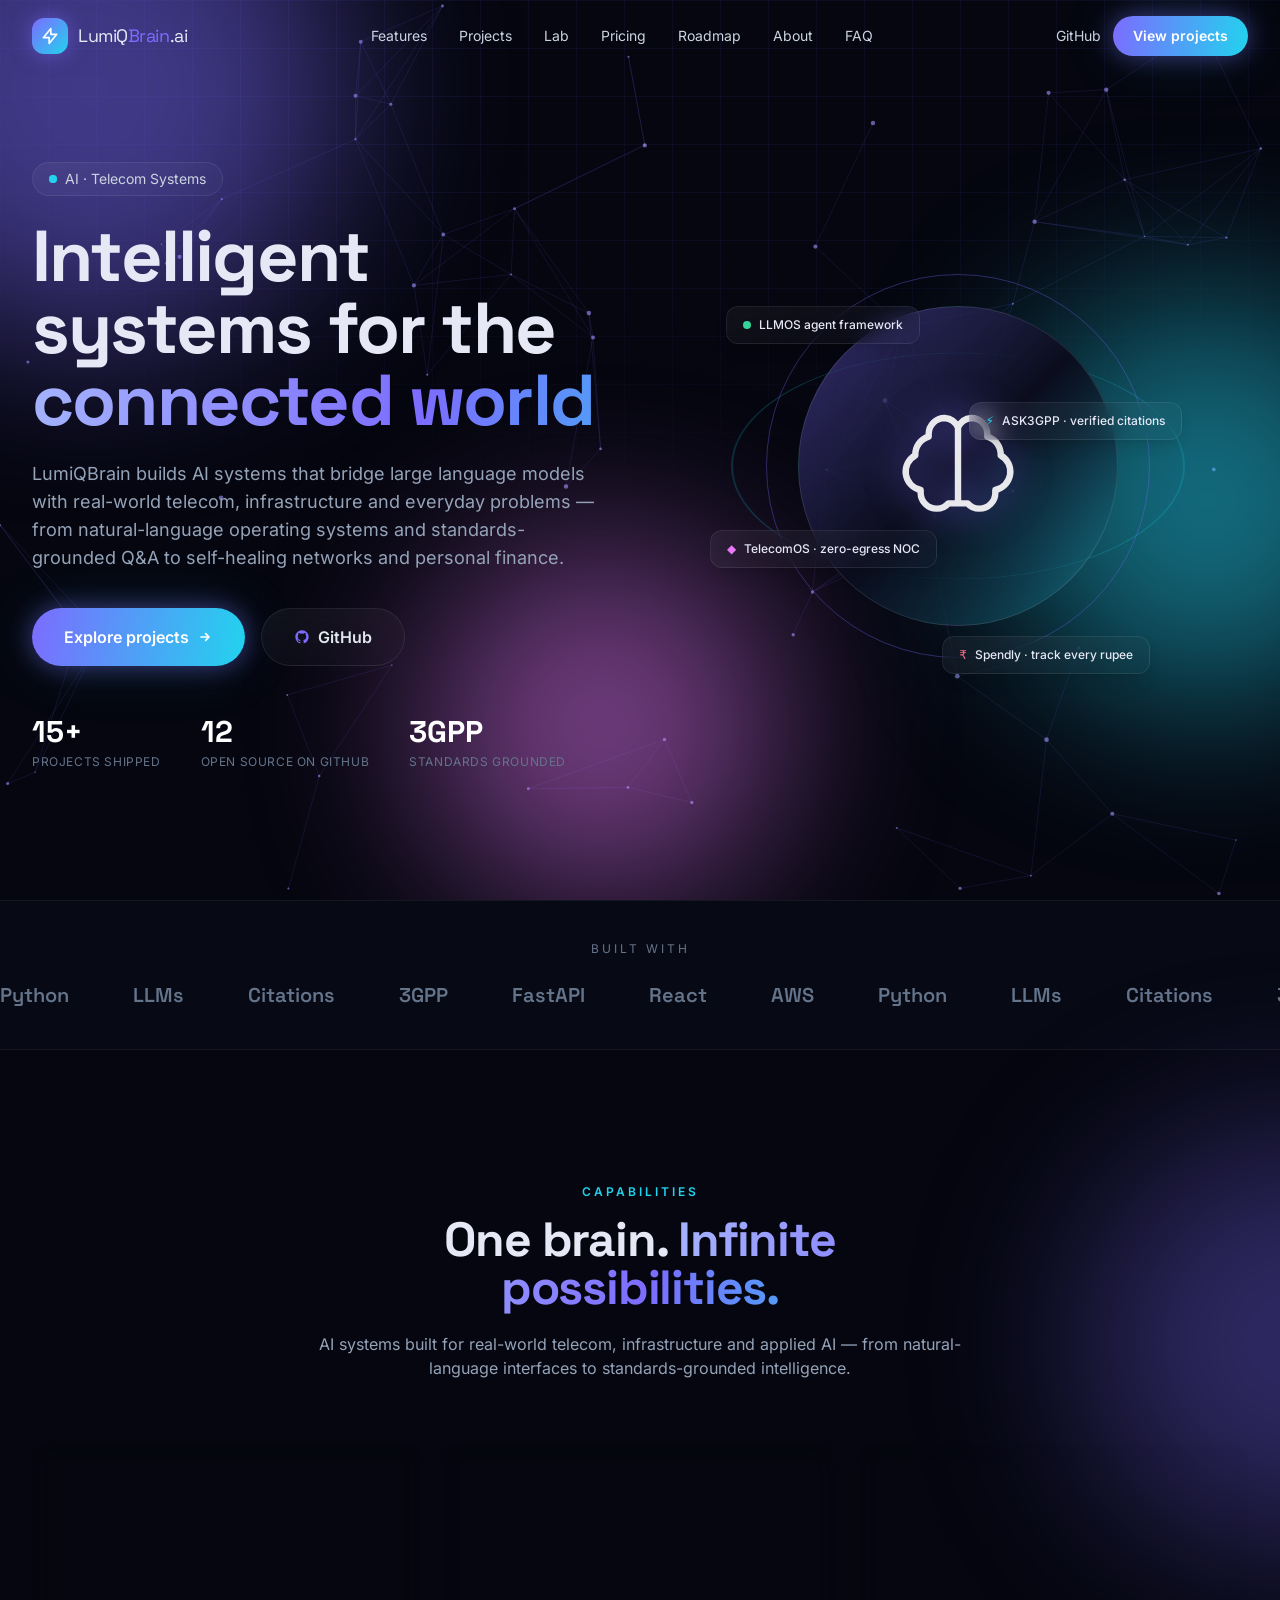
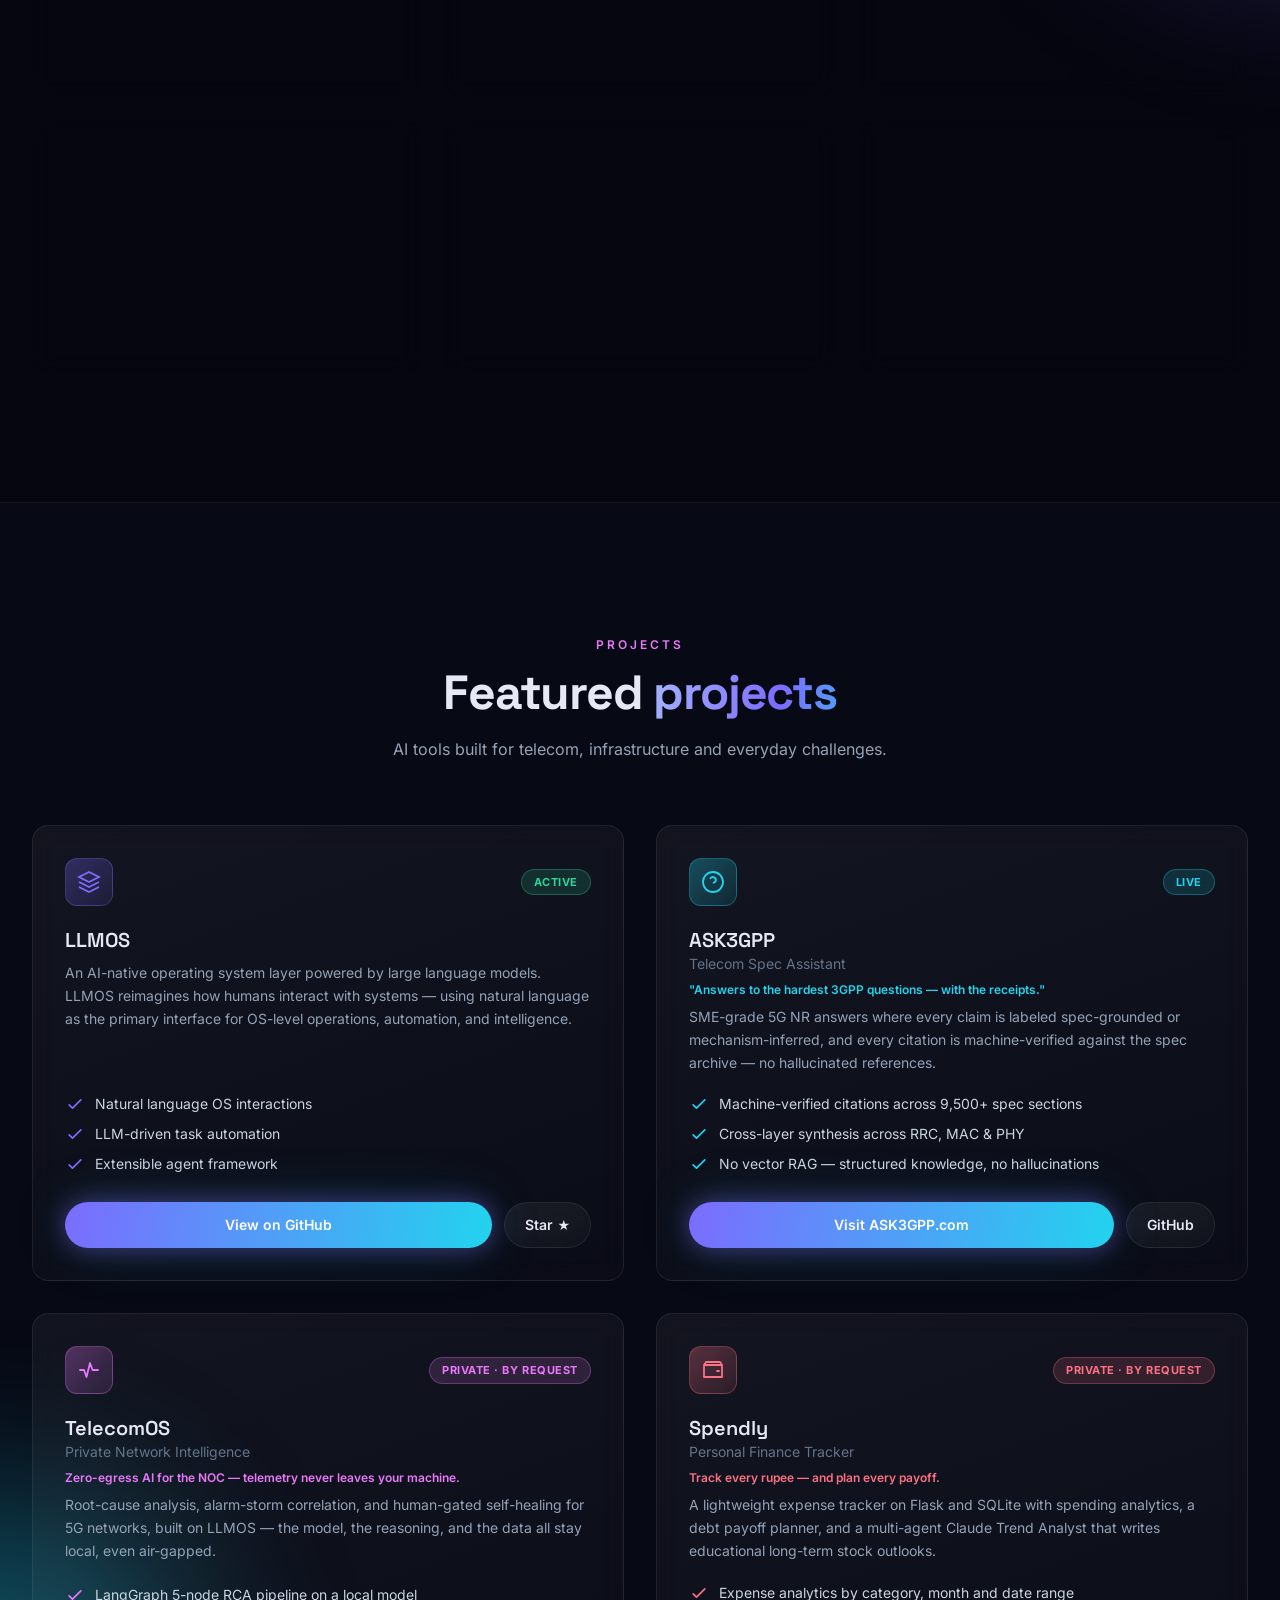
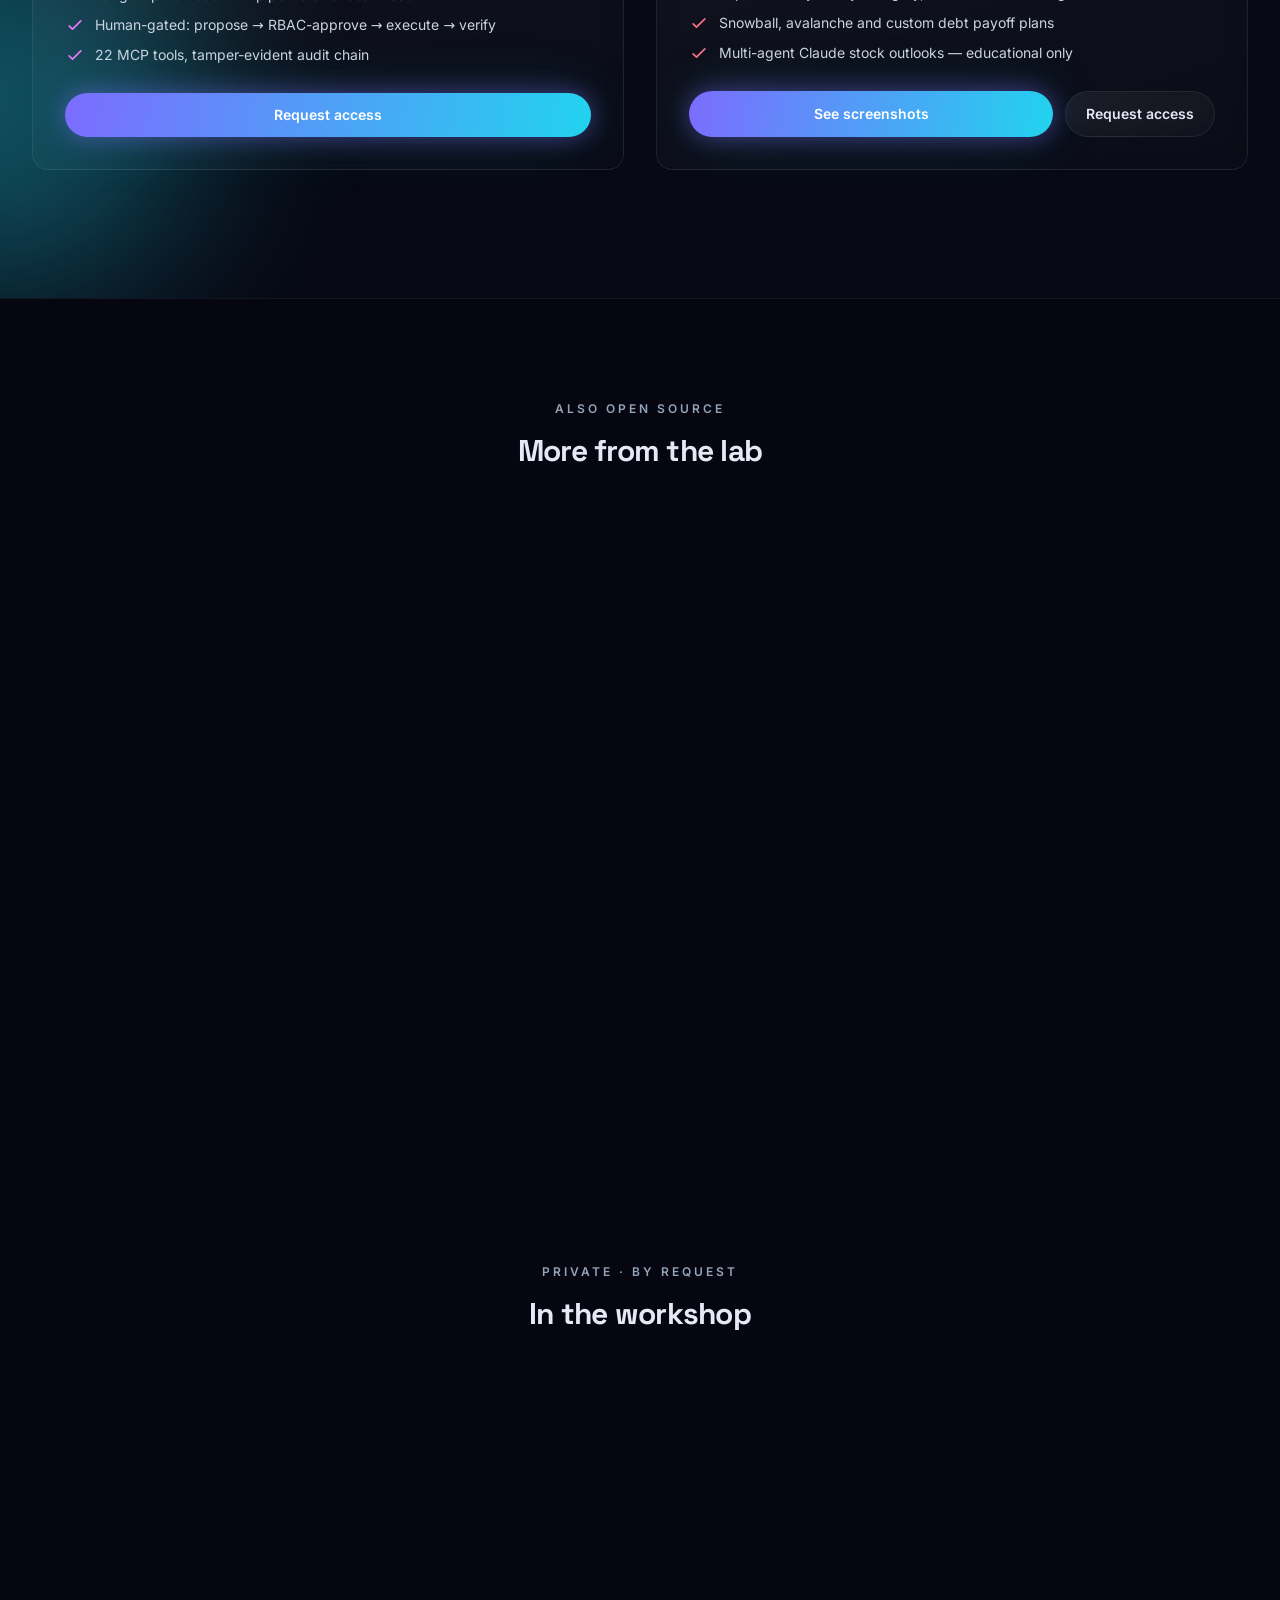
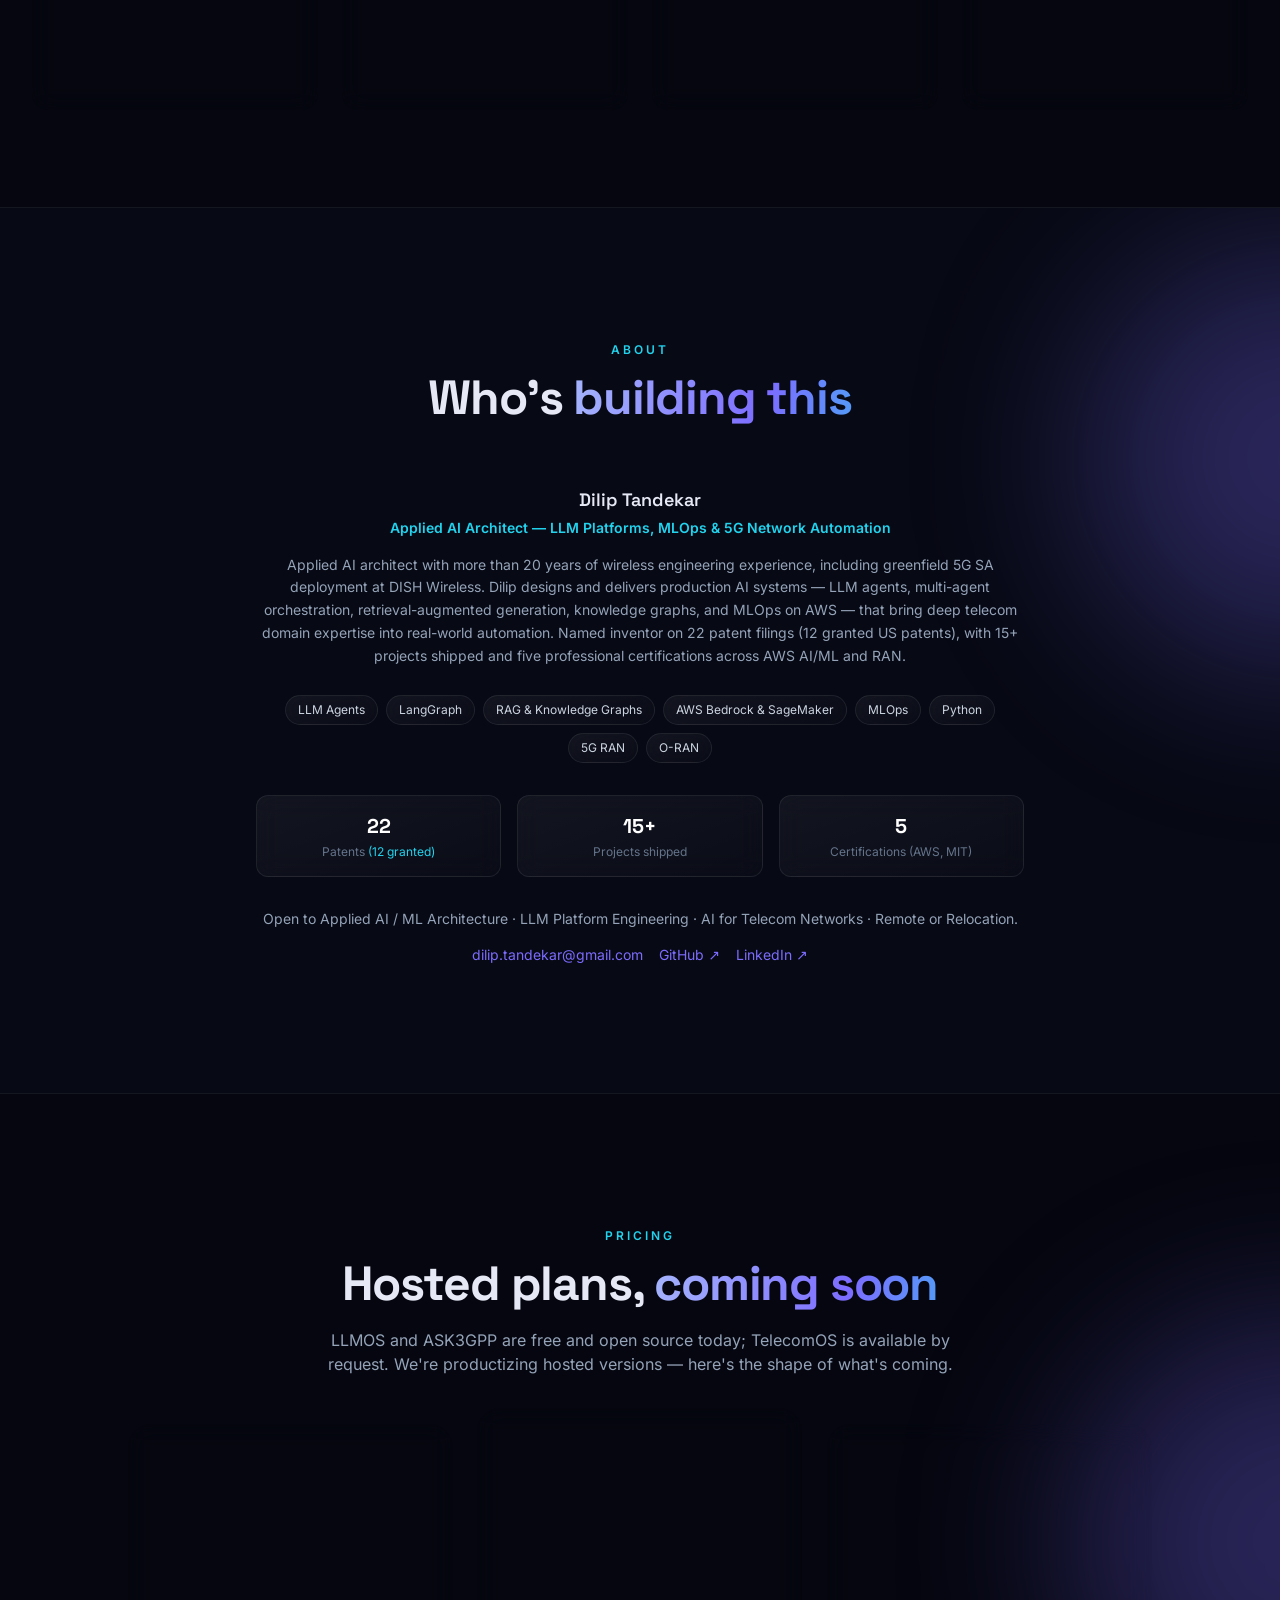
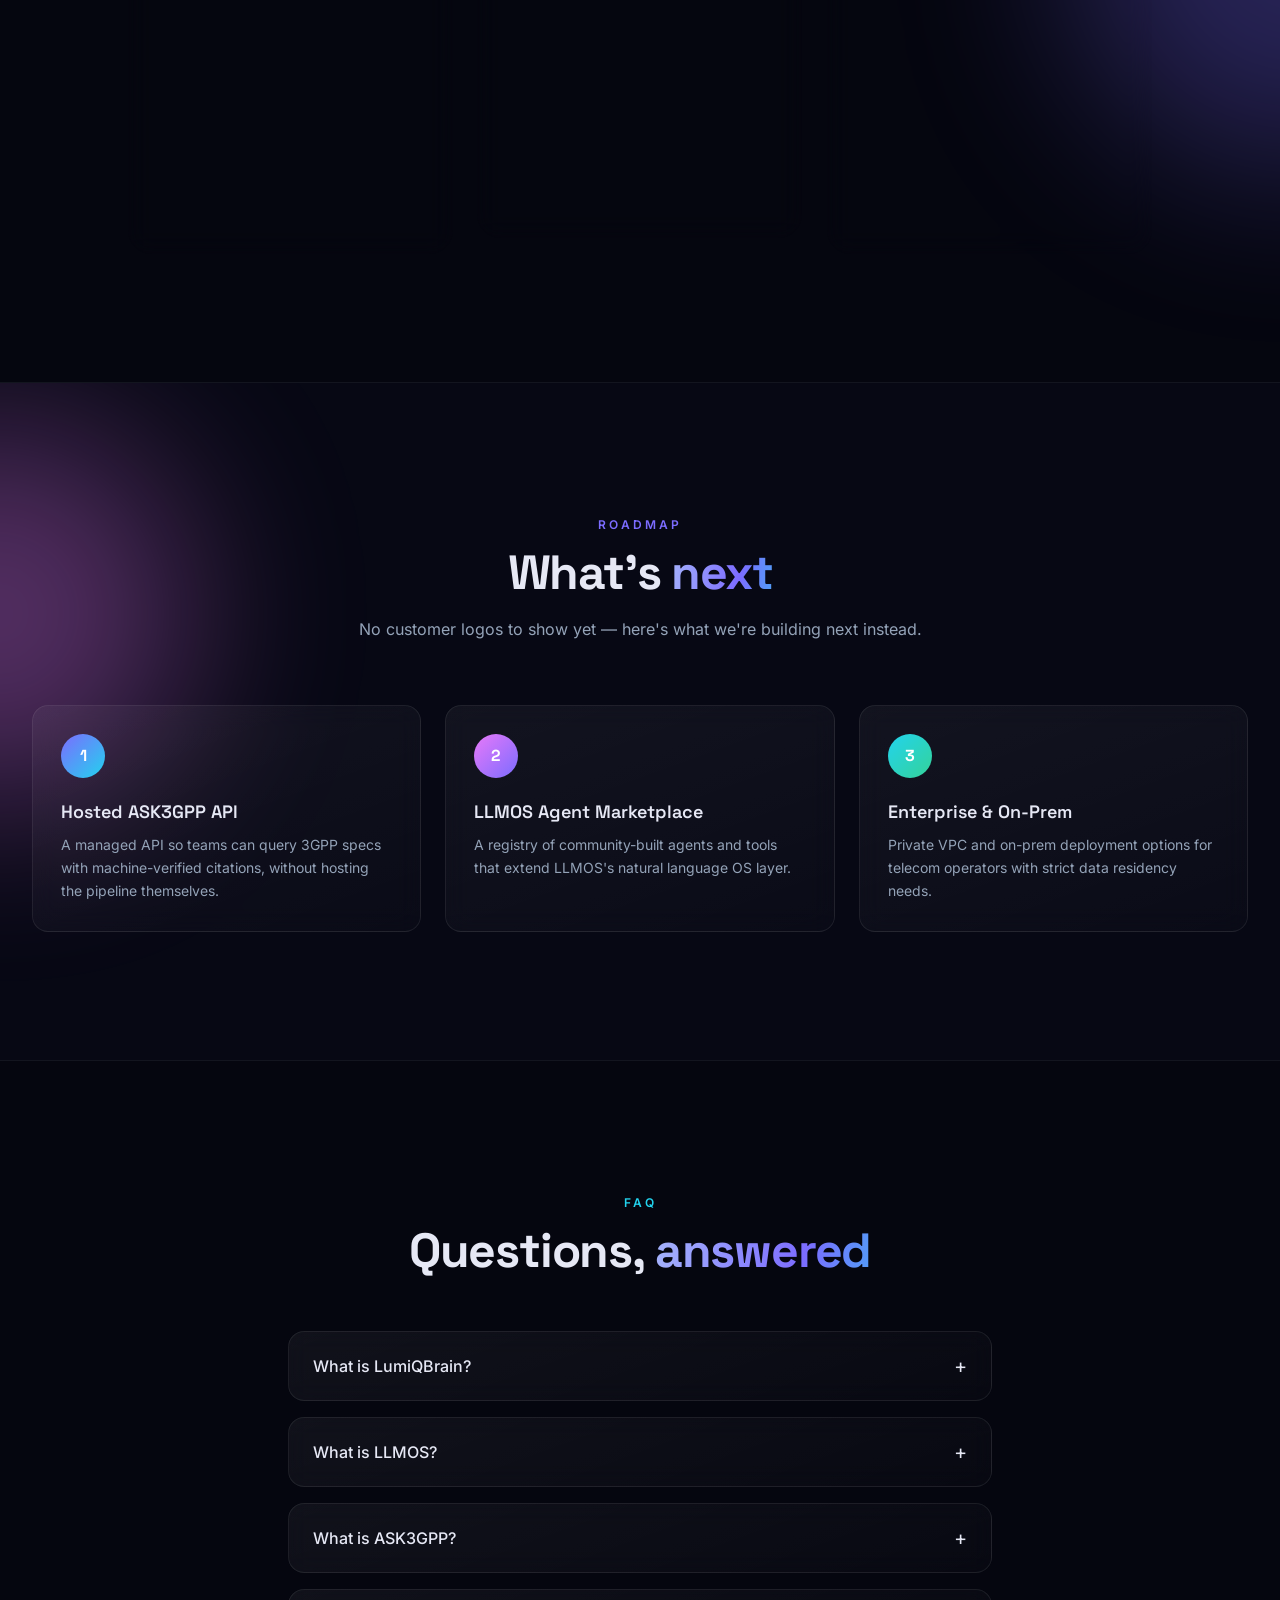
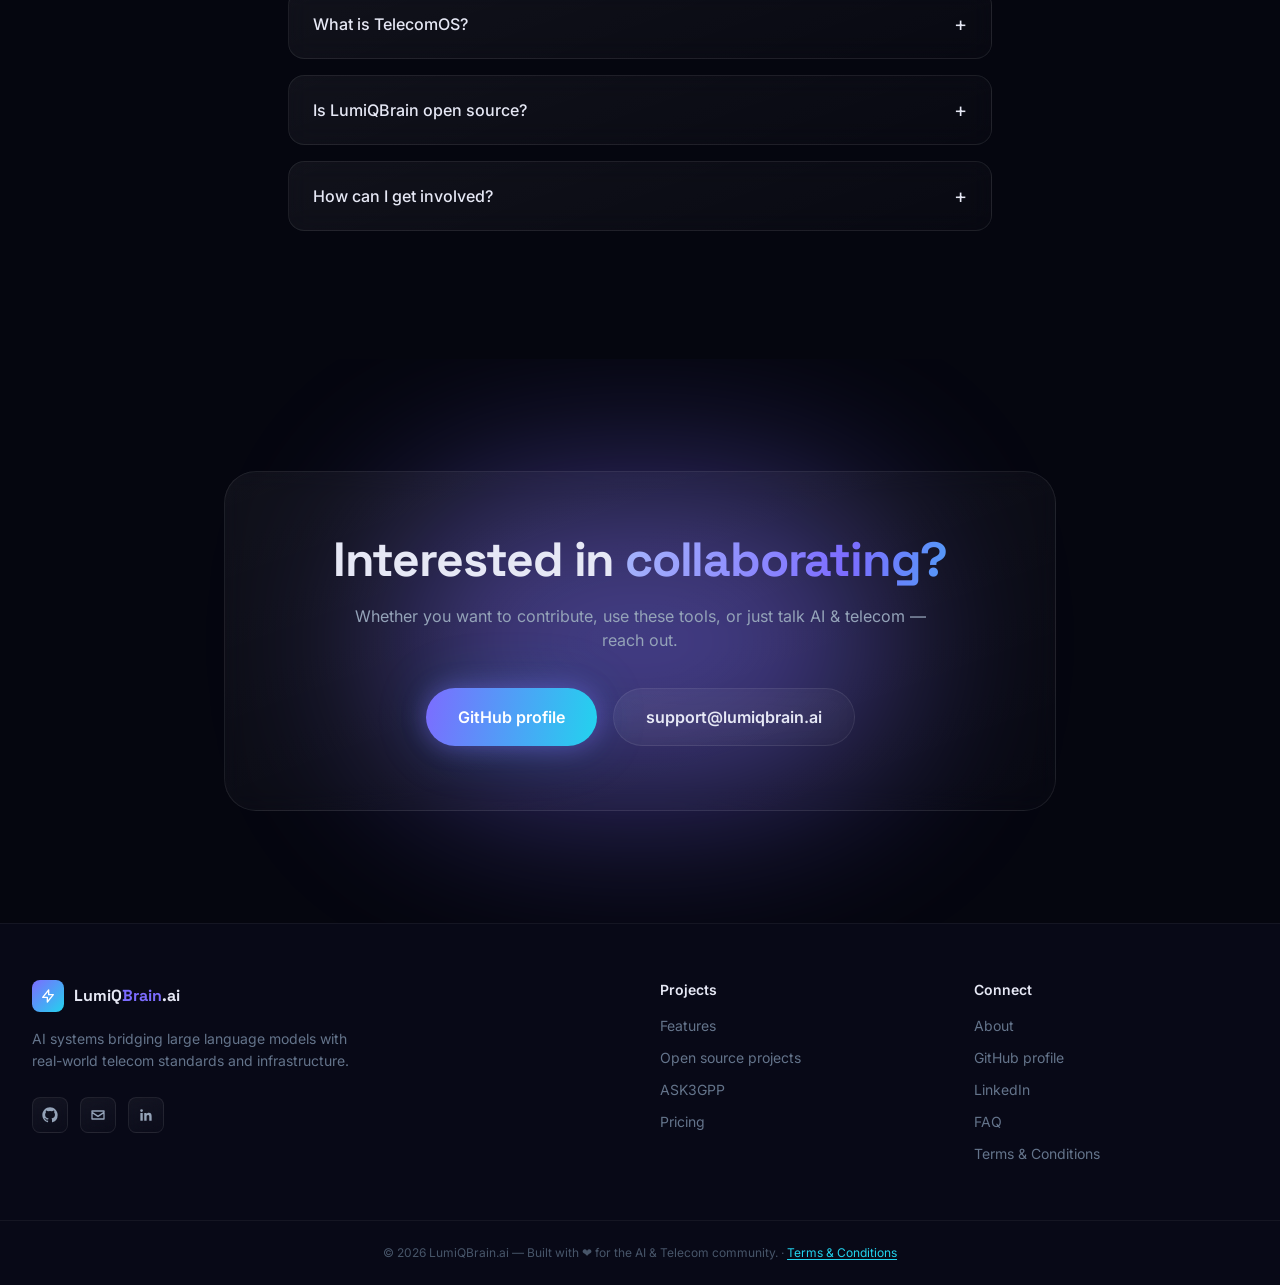
<file: index.html>
<!DOCTYPE html>
<html lang="en">
<head>
<meta charset="UTF-8">
<meta name="viewport" content="width=device-width, initial-scale=1.0">
<title>LumiQBrain — AI & Telecom Intelligence</title>
<meta name="description" content="LumiQBrain builds AI systems for telecom, infrastructure and applied AI. Explore LLMOS, ASK3GPP, TelecomOS, Spendly and more — natural-language OS interfaces, standards-grounded Q&A, and zero-egress NOC intelligence." />
<link rel="canonical" href="https://www.lumiqbrain.ai/" />
<link rel="icon" href="favicon.svg" type="image/svg+xml" />
<meta property="og:type" content="website" />
<meta property="og:site_name" content="LumiQBrain.ai" />
<meta property="og:title" content="LumiQBrain — AI & Telecom Intelligence" />
<meta property="og:description" content="AI systems for telecom, infrastructure and applied AI — LLMOS, ASK3GPP, TelecomOS, Spendly and more from the lab." />
<meta property="og:url" content="https://www.lumiqbrain.ai/" />
<meta property="og:image" content="https://www.lumiqbrain.ai/og.png" />
<meta property="og:image:width" content="1200" />
<meta property="og:image:height" content="630" />
<meta name="twitter:card" content="summary_large_image" />
<meta name="twitter:title" content="LumiQBrain — AI & Telecom Intelligence" />
<meta name="twitter:description" content="AI systems for telecom, infrastructure and applied AI — LLMOS, ASK3GPP, TelecomOS, Spendly and more from the lab." />
<meta name="twitter:image" content="https://www.lumiqbrain.ai/og.png" />
<script type="application/ld+json">
{
  "@context": "https://schema.org",
  "@type": "Person",
  "name": "Dilip Tandekar",
  "jobTitle": "Applied AI Architect",
  "url": "https://www.lumiqbrain.ai/",
  "sameAs": [
    "https://github.com/Indianinnovation",
    "https://www.linkedin.com/in/dilip-tandekar-00419a6",
    "https://patents.google.com/?inventor=Dilip+Tandekar"
  ]
}
</script>
<link rel="stylesheet" href="tailwind.css" />
<style>
  @font-face {
    font-family: 'Inter';
    font-style: normal;
    font-weight: 400 700;
    font-display: swap;
    src: url('fonts/inter-variable.woff2') format('woff2');
  }
  @font-face {
    font-family: 'Space Grotesk';
    font-style: normal;
    font-weight: 400 700;
    font-display: swap;
    src: url('fonts/space-grotesk-variable.woff2') format('woff2');
  }
  * { -webkit-tap-highlight-color: transparent; }
  html { scroll-behavior: smooth; }
  body { background: #05060f; color: #e6e8f5; overflow-x: hidden; }

  ::selection { background: rgba(124,108,255,.4); }

  /* ---------- Glow orbs ---------- */
  .orb {
    position: absolute; border-radius: 9999px; filter: blur(90px); opacity: .5;
    pointer-events: none; will-change: transform;
    animation: drift 14s ease-in-out infinite alternate;
  }
  @keyframes drift {
    0% { transform: translate(0,0) scale(1); }
    100% { transform: translate(40px,-30px) scale(1.15); }
  }

  /* ---------- Grid background ---------- */
  .grid-bg {
    background-image:
      linear-gradient(rgba(124,108,255,.07) 1px, transparent 1px),
      linear-gradient(90deg, rgba(124,108,255,.07) 1px, transparent 1px);
    background-size: 48px 48px;
    mask-image: radial-gradient(ellipse 80% 60% at 50% 0%, black 40%, transparent 100%);
  }

  /* ---------- Gradient text ---------- */
  .grad-text {
    background: linear-gradient(100deg, #a5b4fc, #7c6cff 35%, #22d3ee 70%, #e879f9);
    -webkit-background-clip: text; background-clip: text; color: transparent;
    background-size: 200% auto;
    animation: shimmer 6s linear infinite;
  }
  @keyframes shimmer { to { background-position: 200% center; } }

  /* ---------- Glowing button ---------- */
  .btn-glow {
    position: relative;
    background: linear-gradient(100deg, #7c6cff, #22d3ee);
    transition: transform .25s ease, box-shadow .25s ease;
    box-shadow: 0 0 24px rgba(124,108,255,.45), 0 0 60px rgba(34,211,238,.15);
  }
  .btn-glow:hover { transform: translateY(-2px) scale(1.02); box-shadow: 0 0 36px rgba(124,108,255,.7), 0 0 90px rgba(34,211,238,.3); }

  /* ---------- Glass card ---------- */
  .glass {
    background: linear-gradient(160deg, rgba(255,255,255,.05), rgba(255,255,255,.015));
    border: 1px solid rgba(255,255,255,.08);
    backdrop-filter: blur(12px);
  }
  .card-hover { transition: transform .3s ease, border-color .3s ease, box-shadow .3s ease; }
  .card-hover:hover {
    transform: translateY(-6px);
    border-color: rgba(124,108,255,.5);
    box-shadow: 0 20px 50px -15px rgba(124,108,255,.35);
  }

  /* ---------- Reveal on scroll ---------- */
  .reveal { opacity: 0; transform: translateY(32px); transition: opacity .8s cubic-bezier(.16,1,.3,1), transform .8s cubic-bezier(.16,1,.3,1); }
  .reveal.visible { opacity: 1; transform: translateY(0); }
  .reveal-delay-1 { transition-delay: .1s; }
  .reveal-delay-2 { transition-delay: .2s; }
  .reveal-delay-3 { transition-delay: .3s; }

  /* ---------- Hero orb / brain ---------- */
  .hero-core {
    animation: pulse-core 4s ease-in-out infinite;
  }
  @keyframes pulse-core {
    0%, 100% { box-shadow: 0 0 60px 10px rgba(124,108,255,.5), 0 0 140px 40px rgba(34,211,238,.15), inset 0 0 60px rgba(232,121,249,.3); }
    50% { box-shadow: 0 0 90px 25px rgba(124,108,255,.7), 0 0 180px 60px rgba(34,211,238,.25), inset 0 0 80px rgba(232,121,249,.45); }
  }
  .ring-orbit { position: absolute; inset: 0; border-radius: 9999px; border: 1px solid rgba(124,108,255,.35); animation: spin-ring 12s linear infinite; }
  .ring-orbit-2 { animation-duration: 18s; animation-direction: reverse; border-color: rgba(34,211,238,.3); transform: scale(1.18) rotateX(60deg); }
  @keyframes spin-ring { from { transform: rotate(0deg); } to { transform: rotate(360deg); } }
  .float-chip { animation: floaty 5s ease-in-out infinite; }
  .float-chip:nth-child(5) { animation-delay: 1.2s; }
  .float-chip:nth-child(6) { animation-delay: 2.4s; }
  .float-chip:nth-child(7) { animation-delay: 3.6s; }
  @keyframes floaty { 0%,100% { transform: translateY(0); } 50% { transform: translateY(-12px); } }

  /* ---------- Marquee ---------- */
  .marquee-track { display: flex; gap: 4rem; animation: marquee 28s linear infinite; width: max-content; }
  @keyframes marquee { from { transform: translateX(0); } to { transform: translateX(-50%); } }

  /* ---------- FAQ ---------- */
  .faq-answer { max-height: 0; overflow: hidden; transition: max-height .45s cubic-bezier(.16,1,.3,1), padding .45s ease; }
  .faq-item.open .faq-answer { max-height: 260px; }
  .faq-item.open .faq-icon { transform: rotate(45deg); color: #7c6cff; }
  .faq-icon { transition: transform .35s ease, color .35s ease; }

  /* ---------- Pricing popular glow ---------- */
  .popular-glow { position: relative; }
  .popular-glow::before {
    content: ''; position: absolute; inset: -1px; border-radius: 1.5rem; padding: 1px;
    background: linear-gradient(140deg, #7c6cff, #22d3ee, #e879f9, #7c6cff);
    background-size: 300% 300%;
    animation: border-flow 5s linear infinite;
    -webkit-mask: linear-gradient(#000 0 0) content-box, linear-gradient(#000 0 0);
    -webkit-mask-composite: xor; mask-composite: exclude;
    pointer-events: none;
  }
  @keyframes border-flow { 0% { background-position: 0% 50%; } 100% { background-position: 300% 50%; } }

  /* ---------- Nav blur ---------- */
  .nav-scrolled { background: rgba(5,6,15,.75); backdrop-filter: blur(16px); border-bottom: 1px solid rgba(255,255,255,.06); }

  /* ---------- Toggle ---------- */
  .toggle-dot { transition: transform .3s cubic-bezier(.16,1,.3,1); }

  canvas#particles { position: absolute; inset: 0; width: 100%; height: 100%; }

  /* ---------- Reduced motion ---------- */
  @media (prefers-reduced-motion: reduce) {
    *, *::before, *::after { animation: none !important; transition: none !important; }
    .reveal { opacity: 1; transform: none; }
    canvas#particles { display: none; }
  }
</style>
</head>
<body id="top" class="font-sans antialiased">

<!-- ================= NAV ================= -->
<nav id="nav" class="fixed top-0 inset-x-0 z-50 transition-all duration-300">
  <div class="max-w-7xl mx-auto px-5 sm:px-8 h-16 lg:h-[72px] flex items-center justify-between">
    <a href="#top" class="flex items-center gap-2.5 group" aria-label="LumiQBrain.ai home">
      <div class="w-9 h-9 rounded-xl bg-gradient-to-br from-neon to-cyanx flex items-center justify-center shadow-[0_0_20px_rgba(124,108,255,.5)] group-hover:shadow-[0_0_30px_rgba(124,108,255,.8)] transition-shadow">
        <svg class="w-5 h-5 text-white" fill="none" viewBox="0 0 24 24" stroke="currentColor" stroke-width="2"><path stroke-linecap="round" stroke-linejoin="round" d="M13 10V3L4 14h7v7l9-11h-7z"/></svg>
      </div>
      <span class="font-display font-700 text-lg tracking-tight">LumiQ<span class="text-neon">Brain</span>.ai</span>
    </a>
    <div class="hidden lg:flex items-center gap-8 text-sm text-slate-300">
      <a href="#features" class="hover:text-white transition-colors">Features</a>
      <a href="#projects" class="hover:text-white transition-colors">Projects</a>
      <a href="#more-projects" class="hover:text-white transition-colors">Lab</a>
      <a href="#pricing" class="hover:text-white transition-colors">Pricing</a>
      <a href="#roadmap" class="hover:text-white transition-colors">Roadmap</a>
      <a href="#about" class="hover:text-white transition-colors">About</a>
      <a href="#faq" class="hover:text-white transition-colors">FAQ</a>
    </div>
    <div class="flex items-center gap-3">
      <a href="https://github.com/Indianinnovation" target="_blank" rel="noopener" class="hidden sm:block text-sm text-slate-300 hover:text-white transition-colors">GitHub</a>
      <a href="#projects" class="btn-glow text-sm font-semibold text-white px-5 py-2.5 rounded-full">View projects</a>
      <button id="menuBtn" type="button" aria-label="Open menu" aria-controls="mobileMenu" aria-expanded="false" class="lg:hidden w-10 h-10 flex items-center justify-center rounded-lg glass">
        <svg class="w-5 h-5" fill="none" viewBox="0 0 24 24" stroke="currentColor" stroke-width="2"><path stroke-linecap="round" d="M4 7h16M4 12h16M4 17h16"/></svg>
      </button>
    </div>
  </div>
  <div id="mobileMenu" class="lg:hidden hidden px-5 pb-5 pt-2 nav-scrolled">
    <div class="flex flex-col gap-4 text-sm text-slate-300">
      <a href="#features" class="hover:text-white">Features</a>
      <a href="#projects" class="hover:text-white">Projects</a>
      <a href="#more-projects" class="hover:text-white">Lab</a>
      <a href="#pricing" class="hover:text-white">Pricing</a>
      <a href="#roadmap" class="hover:text-white">Roadmap</a>
      <a href="#about" class="hover:text-white">About</a>
      <a href="#faq" class="hover:text-white">FAQ</a>
    </div>
  </div>
</nav>

<!-- ================= HERO ================= -->
<header class="relative min-h-screen flex items-center pt-24 pb-16 overflow-hidden">
  <div class="absolute inset-0 grid-bg"></div>
  <canvas id="particles"></canvas>
  <div class="orb w-[500px] h-[500px] bg-neon -top-40 -left-40"></div>
  <div class="orb w-[400px] h-[400px] bg-cyanx top-1/3 -right-32" style="animation-delay:-6s"></div>
  <div class="orb w-[350px] h-[350px] bg-magentax bottom-0 left-1/3 opacity-30" style="animation-delay:-3s"></div>

  <div class="relative max-w-7xl mx-auto px-5 sm:px-8 grid lg:grid-cols-2 gap-14 items-center w-full">
    <div>
      <div class="reveal inline-flex items-center gap-2 glass rounded-full px-4 py-1.5 text-xs sm:text-sm text-slate-300 mb-6">
        <span class="relative flex h-2 w-2">
          <span class="animate-ping absolute inline-flex h-full w-full rounded-full bg-cyanx opacity-75"></span>
          <span class="relative inline-flex rounded-full h-2 w-2 bg-cyanx"></span>
        </span>
        AI · Telecom Systems
      </div>
      <h1 class="reveal reveal-delay-1 font-display text-4xl sm:text-5xl lg:text-6xl xl:text-7xl font-bold leading-[1.05] tracking-tight">
        Intelligent systems for the <span class="grad-text">connected world</span>
      </h1>
      <p class="reveal reveal-delay-2 mt-6 text-slate-400 text-base sm:text-lg max-w-xl leading-relaxed">
        LumiQBrain builds AI systems that bridge large language models with real-world telecom, infrastructure and everyday problems — from natural-language operating systems and standards-grounded Q&A to self-healing networks and personal finance.
      </p>
      <div class="reveal reveal-delay-3 mt-9 flex flex-col sm:flex-row gap-4">
        <a href="#projects" class="btn-glow inline-flex items-center justify-center gap-2 text-white font-semibold px-8 py-4 rounded-full">
          Explore projects
          <svg class="w-4 h-4" fill="none" viewBox="0 0 24 24" stroke="currentColor" stroke-width="2.5"><path stroke-linecap="round" stroke-linejoin="round" d="M13 7l5 5-5 5M6 12h12"/></svg>
        </a>
        <a href="https://github.com/Indianinnovation" target="_blank" rel="noopener" class="glass inline-flex items-center justify-center gap-2 font-semibold px-8 py-4 rounded-full text-slate-200 hover:border-neon/50 transition-colors">
          <svg class="w-4 h-4 text-neon" fill="currentColor" viewBox="0 0 24 24"><path d="M12 2C6.477 2 2 6.477 2 12c0 4.418 2.865 8.166 6.839 9.489.5.092.682-.217.682-.482 0-.237-.009-.868-.013-1.703-2.782.604-3.369-1.342-3.369-1.342-.454-1.154-1.11-1.462-1.11-1.462-.908-.62.069-.608.069-.608 1.003.07 1.531 1.03 1.531 1.03.892 1.529 2.341 1.087 2.91.832.092-.647.35-1.088.636-1.338-2.22-.253-4.555-1.11-4.555-4.943 0-1.091.39-1.984 1.029-2.683-.103-.253-.446-1.27.098-2.647 0 0 .84-.269 2.75 1.025A9.578 9.578 0 0112 6.836a9.59 9.59 0 012.504.337c1.909-1.294 2.747-1.025 2.747-1.025.546 1.377.202 2.394.1 2.647.64.699 1.028 1.592 1.028 2.683 0 3.842-2.339 4.687-4.566 4.935.359.309.678.919.678 1.852 0 1.336-.012 2.415-.012 2.743 0 .267.18.578.688.48C19.138 20.163 22 16.418 22 12c0-5.523-4.477-10-10-10z"/></svg>
          GitHub
        </a>
      </div>
      <div class="reveal reveal-delay-3 mt-12 flex flex-wrap gap-x-10 gap-y-6">
        <div><div class="font-display text-2xl sm:text-3xl font-bold text-white"><span class="counter" data-target="15">0</span>+</div><div class="text-xs text-slate-500 mt-1 uppercase tracking-wider">Projects shipped</div></div>
        <div><div class="font-display text-2xl sm:text-3xl font-bold text-white"><span class="counter" data-target="12">0</span></div><div class="text-xs text-slate-500 mt-1 uppercase tracking-wider">Open source on GitHub</div></div>
        <div><div class="font-display text-2xl sm:text-3xl font-bold text-white">3GPP</div><div class="text-xs text-slate-500 mt-1 uppercase tracking-wider">Standards grounded</div></div>
      </div>
    </div>

    <!-- Hero visual -->
    <div class="reveal reveal-delay-2 relative hidden sm:flex items-center justify-center py-8">
      <div class="relative w-72 h-72 lg:w-96 lg:h-96">
        <div class="ring-orbit"></div>
        <div class="ring-orbit ring-orbit-2"></div>
        <div class="hero-core absolute inset-8 rounded-full bg-gradient-to-br from-neon/40 via-panel to-cyanx/30 border border-white/10 flex items-center justify-center">
          <svg class="w-24 h-24 lg:w-32 lg:h-32 text-white/90 drop-shadow-[0_0_18px_rgba(124,108,255,.9)]" fill="none" viewBox="0 0 24 24" stroke="currentColor" stroke-width="1.2">
            <path stroke-linecap="round" stroke-linejoin="round" d="M9.5 3a3 3 0 00-3 3v.5A3.5 3.5 0 004 10a3.5 3.5 0 001 6.5V17a3 3 0 003 3c.9 0 1.7-.4 2.2-1H12V4.8A3 3 0 009.5 3zM14.5 3a3 3 0 013 3v.5A3.5 3.5 0 0120 10a3.5 3.5 0 01-1 6.5V17a3 3 0 01-3 3c-.9 0-1.7-.4-2.2-1H12V4.8A3 3 0 0114.5 3z"/>
          </svg>
        </div>
        <!-- floating chips: one per featured project -->
        <div class="float-chip absolute -left-10 top-8 glass rounded-xl px-4 py-2.5 text-xs font-medium flex items-center gap-2 shadow-lg">
          <span class="w-2 h-2 rounded-full bg-emerald-400"></span> LLMOS agent framework
        </div>
        <div class="float-chip absolute -right-8 top-1/3 glass rounded-xl px-4 py-2.5 text-xs font-medium flex items-center gap-2 shadow-lg">
          <span class="text-cyanx">⚡</span> ASK3GPP · verified citations
        </div>
        <div class="float-chip absolute -left-14 top-2/3 glass rounded-xl px-4 py-2.5 text-xs font-medium flex items-center gap-2 shadow-lg">
          <span class="text-magentax">◆</span> TelecomOS · zero-egress NOC
        </div>
        <div class="float-chip absolute -bottom-4 right-0 glass rounded-xl px-4 py-2.5 text-xs font-medium flex items-center gap-2 shadow-lg">
          <span class="text-rose-400">₹</span> Spendly · track every rupee
        </div>
      </div>
    </div>
  </div>
</header>

<!-- ================= LOGO MARQUEE ================= -->
<section class="py-10 border-y border-white/5 overflow-hidden bg-panel/40">
  <p class="text-center text-xs uppercase tracking-[0.25em] text-slate-500 mb-6">Built with</p>
  <div class="marquee-track text-slate-500 font-display font-semibold text-xl">
    <span>Python</span><span>LLMs</span><span>Citations</span><span>3GPP</span><span>FastAPI</span><span>React</span><span>AWS</span>
    <span>Python</span><span>LLMs</span><span>Citations</span><span>3GPP</span><span>FastAPI</span><span>React</span><span>AWS</span>
  </div>
</section>

<!-- ================= FEATURES ================= -->
<section id="features" class="relative py-24 sm:py-32">
  <div class="orb w-[420px] h-[420px] bg-neon/70 top-20 -right-56 opacity-30"></div>
  <div class="max-w-7xl mx-auto px-5 sm:px-8">
    <div class="max-w-2xl mx-auto text-center mb-16">
      <span class="reveal inline-block text-xs font-semibold uppercase tracking-[0.25em] text-cyanx mb-4">Capabilities</span>
      <h2 class="reveal reveal-delay-1 font-display text-3xl sm:text-4xl lg:text-5xl font-bold tracking-tight">One brain. <span class="grad-text">Infinite possibilities.</span></h2>
      <p class="reveal reveal-delay-2 mt-5 text-slate-400">AI systems built for real-world telecom, infrastructure and applied AI — from natural-language interfaces to standards-grounded intelligence.</p>
    </div>

    <div class="grid sm:grid-cols-2 lg:grid-cols-3 gap-6">
      <!-- feature cards -->
      <div class="reveal glass card-hover rounded-2xl p-7">
        <div class="w-12 h-12 rounded-xl bg-gradient-to-br from-neon/30 to-neon/10 border border-neon/30 flex items-center justify-center mb-5">
          <svg class="w-6 h-6 text-neon" fill="none" viewBox="0 0 24 24" stroke="currentColor" stroke-width="1.8"><path stroke-linecap="round" stroke-linejoin="round" d="M8 9l3 3-3 3m5 0h3M5 20h14a2 2 0 002-2V6a2 2 0 00-2-2H5a2 2 0 00-2 2v12a2 2 0 002 2z"/></svg>
        </div>
        <h3 class="font-display font-semibold text-lg mb-2">Natural Language OS</h3>
        <p class="text-sm text-slate-400 leading-relaxed">LLMOS reimagines how humans interact with systems — using natural language as the primary interface for OS-level operations, automation, and intelligence.</p>
      </div>
      <div class="reveal reveal-delay-1 glass card-hover rounded-2xl p-7">
        <div class="w-12 h-12 rounded-xl bg-gradient-to-br from-cyanx/30 to-cyanx/10 border border-cyanx/30 flex items-center justify-center mb-5">
          <svg class="w-6 h-6 text-cyanx" fill="none" viewBox="0 0 24 24" stroke="currentColor" stroke-width="1.8"><circle cx="12" cy="12" r="9"/><path stroke-linecap="round" stroke-linejoin="round" d="M9.09 9a3 3 0 015.83 1c0 2-3 3-3 3"/><line x1="12" y1="17" x2="12.01" y2="17"/></svg>
        </div>
        <h3 class="font-display font-semibold text-lg mb-2">Verified Citations</h3>
        <p class="text-sm text-slate-400 leading-relaxed">ASK3GPP answers 3GPP questions with machine-verified citations — every claim labeled spec-grounded or mechanism-inferred, checked against 9,500+ spec sections.</p>
      </div>
      <div class="reveal reveal-delay-2 glass card-hover rounded-2xl p-7">
        <div class="w-12 h-12 rounded-xl bg-gradient-to-br from-magentax/30 to-magentax/10 border border-magentax/30 flex items-center justify-center mb-5">
          <svg class="w-6 h-6 text-magentax" fill="none" viewBox="0 0 24 24" stroke="currentColor" stroke-width="1.8"><path stroke-linecap="round" stroke-linejoin="round" d="M13 10V3L4 14h7v7l9-11h-7z"/></svg>
        </div>
        <h3 class="font-display font-semibold text-lg mb-2">Extensible Agent Framework</h3>
        <p class="text-sm text-slate-400 leading-relaxed">LLM-driven task automation with an extensible agent framework, built to plug new tools and workflows into LLMOS as it grows.</p>
      </div>
      <div class="reveal glass card-hover rounded-2xl p-7">
        <div class="w-12 h-12 rounded-xl bg-gradient-to-br from-emerald-400/30 to-emerald-400/10 border border-emerald-400/30 flex items-center justify-center mb-5">
          <svg class="w-6 h-6 text-emerald-400" fill="none" viewBox="0 0 24 24" stroke="currentColor" stroke-width="1.8"><path stroke-linecap="round" stroke-linejoin="round" d="M5 12h14M12 5v14"/><circle cx="12" cy="12" r="9"/></svg>
        </div>
        <h3 class="font-display font-semibold text-lg mb-2">Telecom Native</h3>
        <p class="text-sm text-slate-400 leading-relaxed">Deep expertise in 3GPP standards, 5G, and network intelligence — baked into every project, not bolted on.</p>
      </div>
      <div class="reveal reveal-delay-1 glass card-hover rounded-2xl p-7">
        <div class="w-12 h-12 rounded-xl bg-gradient-to-br from-amber-400/30 to-amber-400/10 border border-amber-400/30 flex items-center justify-center mb-5">
          <svg class="w-6 h-6 text-amber-400" fill="none" viewBox="0 0 24 24" stroke="currentColor" stroke-width="1.8"><path stroke-linecap="round" stroke-linejoin="round" d="M11 3.055A9 9 0 1020.945 13H11V3.055z"/><path stroke-linecap="round" stroke-linejoin="round" d="M20.488 9H15V3.512A9.025 9.025 0 0120.488 9z"/></svg>
        </div>
        <h3 class="font-display font-semibold text-lg mb-2">Open Source</h3>
        <p class="text-sm text-slate-400 leading-relaxed">A dozen projects — LLMOS, ASK3GPP, Aegis and more — ship open source on GitHub. Fork them, file issues, or send a pull request. A few, like TelecomOS, are private by request.</p>
      </div>
      <div class="reveal reveal-delay-2 glass card-hover rounded-2xl p-7">
        <div class="w-12 h-12 rounded-xl bg-gradient-to-br from-sky-400/30 to-sky-400/10 border border-sky-400/30 flex items-center justify-center mb-5">
          <svg class="w-6 h-6 text-sky-400" fill="none" viewBox="0 0 24 24" stroke="currentColor" stroke-width="1.8"><path stroke-linecap="round" stroke-linejoin="round" d="M10 20l4-16m4 4l4 4-4 4M6 16l-4-4 4-4"/></svg>
        </div>
        <h3 class="font-display font-semibold text-lg mb-2">Production Ready</h3>
        <p class="text-sm text-slate-400 leading-relaxed">Built with Python, FastAPI, React, and AWS to scale from prototype to real deployments.</p>
      </div>
    </div>
  </div>
</section>

<!-- ================= PROJECTS ================= -->
<section id="projects" class="relative py-24 sm:py-32 bg-panel/40 border-y border-white/5 overflow-hidden">
  <div class="orb w-[400px] h-[400px] bg-cyanx/70 bottom-0 -left-52 opacity-25"></div>
  <div class="max-w-7xl mx-auto px-5 sm:px-8">
    <div class="max-w-2xl mx-auto text-center mb-16">
      <span class="reveal inline-block text-xs font-semibold uppercase tracking-[0.25em] text-magentax mb-4">Projects</span>
      <h2 class="reveal reveal-delay-1 font-display text-3xl sm:text-4xl lg:text-5xl font-bold tracking-tight">Featured <span class="grad-text">projects</span></h2>
      <p class="reveal reveal-delay-2 mt-5 text-slate-400">AI tools built for telecom, infrastructure and everyday challenges.</p>
    </div>
    <div class="grid md:grid-cols-2 gap-6 lg:gap-8">
      <!-- LLMOS -->
      <div class="reveal glass card-hover rounded-2xl p-8 flex flex-col">
        <div class="flex items-center justify-between mb-5">
          <div class="w-12 h-12 rounded-xl bg-gradient-to-br from-neon/30 to-neon/10 border border-neon/30 flex items-center justify-center">
            <svg class="w-6 h-6 text-neon" fill="none" viewBox="0 0 24 24" stroke="currentColor" stroke-width="1.8"><path d="M12 2L2 7l10 5 10-5-10-5z"/><path d="M2 17l10 5 10-5"/><path d="M2 12l10 5 10-5"/></svg>
          </div>
          <span class="text-[11px] font-bold uppercase tracking-wider bg-emerald-400/15 text-emerald-400 border border-emerald-400/30 px-3 py-1 rounded-full">Active</span>
        </div>
        <h3 class="font-display font-semibold text-xl mb-2">LLMOS</h3>
        <p class="text-sm text-slate-400 leading-relaxed flex-1">An AI-native operating system layer powered by large language models. LLMOS reimagines how humans interact with systems — using natural language as the primary interface for OS-level operations, automation, and intelligence.</p>
        <ul class="mt-5 space-y-2.5 text-sm text-slate-300">
          <li class="flex gap-2.5"><svg class="w-5 h-5 text-neon shrink-0" fill="none" viewBox="0 0 24 24" stroke="currentColor" stroke-width="2"><path stroke-linecap="round" stroke-linejoin="round" d="M5 13l4 4L19 7"/></svg>Natural language OS interactions</li>
          <li class="flex gap-2.5"><svg class="w-5 h-5 text-neon shrink-0" fill="none" viewBox="0 0 24 24" stroke="currentColor" stroke-width="2"><path stroke-linecap="round" stroke-linejoin="round" d="M5 13l4 4L19 7"/></svg>LLM-driven task automation</li>
          <li class="flex gap-2.5"><svg class="w-5 h-5 text-neon shrink-0" fill="none" viewBox="0 0 24 24" stroke="currentColor" stroke-width="2"><path stroke-linecap="round" stroke-linejoin="round" d="M5 13l4 4L19 7"/></svg>Extensible agent framework</li>
        </ul>
        <div class="mt-7 flex gap-3">
          <a href="https://github.com/Indianinnovation/llm-os" target="_blank" rel="noopener" class="btn-glow flex-1 inline-flex items-center justify-center gap-2 text-white text-sm font-semibold px-5 py-3 rounded-full">View on GitHub</a>
          <a href="https://github.com/Indianinnovation/llm-os" target="_blank" rel="noopener" class="glass inline-flex items-center justify-center px-5 py-3 rounded-full text-sm font-semibold hover:border-neon/50 transition-colors">Star ★</a>
        </div>
      </div>
      <!-- ASK3GPP -->
      <div class="reveal reveal-delay-1 glass card-hover rounded-2xl p-8 flex flex-col">
        <div class="flex items-center justify-between mb-5">
          <div class="w-12 h-12 rounded-xl bg-gradient-to-br from-cyanx/30 to-cyanx/10 border border-cyanx/30 flex items-center justify-center">
            <svg class="w-6 h-6 text-cyanx" fill="none" viewBox="0 0 24 24" stroke="currentColor" stroke-width="1.8"><circle cx="12" cy="12" r="10"/><path d="M9.09 9a3 3 0 015.83 1c0 2-3 3-3 3"/><line x1="12" y1="17" x2="12.01" y2="17"/></svg>
          </div>
          <span class="text-[11px] font-bold uppercase tracking-wider bg-cyanx/15 text-cyanx border border-cyanx/30 px-3 py-1 rounded-full">Live</span>
        </div>
        <h3 class="font-display font-semibold text-xl">ASK3GPP</h3>
        <p class="text-sm text-slate-500 mb-2">Telecom Spec Assistant</p>
        <p class="text-xs text-cyanx font-semibold mb-2">"Answers to the hardest 3GPP questions — with the receipts."</p>
        <p class="text-sm text-slate-400 leading-relaxed flex-1">SME-grade 5G NR answers where every claim is labeled spec-grounded or mechanism-inferred, and every citation is machine-verified against the spec archive — no hallucinated references.</p>
        <ul class="mt-5 space-y-2.5 text-sm text-slate-300">
          <li class="flex gap-2.5"><svg class="w-5 h-5 text-cyanx shrink-0" fill="none" viewBox="0 0 24 24" stroke="currentColor" stroke-width="2"><path stroke-linecap="round" stroke-linejoin="round" d="M5 13l4 4L19 7"/></svg>Machine-verified citations across 9,500+ spec sections</li>
          <li class="flex gap-2.5"><svg class="w-5 h-5 text-cyanx shrink-0" fill="none" viewBox="0 0 24 24" stroke="currentColor" stroke-width="2"><path stroke-linecap="round" stroke-linejoin="round" d="M5 13l4 4L19 7"/></svg>Cross-layer synthesis across RRC, MAC & PHY</li>
          <li class="flex gap-2.5"><svg class="w-5 h-5 text-cyanx shrink-0" fill="none" viewBox="0 0 24 24" stroke="currentColor" stroke-width="2"><path stroke-linecap="round" stroke-linejoin="round" d="M5 13l4 4L19 7"/></svg>No vector RAG — structured knowledge, no hallucinations</li>
        </ul>
        <div class="mt-7 flex gap-3">
          <a href="https://ask3gpp.com" target="_blank" rel="noopener" class="btn-glow flex-1 inline-flex items-center justify-center gap-2 text-white text-sm font-semibold px-5 py-3 rounded-full">Visit ASK3GPP.com</a>
          <a href="https://github.com/Indianinnovation/ask3gpp-com" target="_blank" rel="noopener" class="glass inline-flex items-center justify-center px-5 py-3 rounded-full text-sm font-semibold hover:border-cyanx/50 transition-colors">GitHub</a>
        </div>
      </div>
      <!-- TelecomOS -->
      <div class="reveal reveal-delay-2 glass card-hover rounded-2xl p-8 flex flex-col">
        <div class="flex items-center justify-between mb-5">
          <div class="w-12 h-12 rounded-xl bg-gradient-to-br from-magentax/30 to-magentax/10 border border-magentax/30 flex items-center justify-center">
            <svg class="w-6 h-6 text-magentax" fill="none" viewBox="0 0 24 24" stroke="currentColor" stroke-width="1.8"><path stroke-linecap="round" stroke-linejoin="round" d="M3 12h4l2.5 7L13 5l2.5 7H21"/></svg>
          </div>
          <span class="text-[11px] font-bold uppercase tracking-wider bg-magentax/15 text-magentax border border-magentax/30 px-3 py-1 rounded-full">Private · By request</span>
        </div>
        <h3 class="font-display font-semibold text-xl">TelecomOS</h3>
        <p class="text-sm text-slate-500 mb-2">Private Network Intelligence</p>
        <p class="text-xs text-magentax font-semibold mb-2">Zero-egress AI for the NOC — telemetry never leaves your machine.</p>
        <p class="text-sm text-slate-400 leading-relaxed flex-1">Root-cause analysis, alarm-storm correlation, and human-gated self-healing for 5G networks, built on LLMOS — the model, the reasoning, and the data all stay local, even air-gapped.</p>
        <ul class="mt-5 space-y-2.5 text-sm text-slate-300">
          <li class="flex gap-2.5"><svg class="w-5 h-5 text-magentax shrink-0" fill="none" viewBox="0 0 24 24" stroke="currentColor" stroke-width="2"><path stroke-linecap="round" stroke-linejoin="round" d="M5 13l4 4L19 7"/></svg>LangGraph 5-node RCA pipeline on a local model</li>
          <li class="flex gap-2.5"><svg class="w-5 h-5 text-magentax shrink-0" fill="none" viewBox="0 0 24 24" stroke="currentColor" stroke-width="2"><path stroke-linecap="round" stroke-linejoin="round" d="M5 13l4 4L19 7"/></svg>Human-gated: propose → RBAC-approve → execute → verify</li>
          <li class="flex gap-2.5"><svg class="w-5 h-5 text-magentax shrink-0" fill="none" viewBox="0 0 24 24" stroke="currentColor" stroke-width="2"><path stroke-linecap="round" stroke-linejoin="round" d="M5 13l4 4L19 7"/></svg>22 MCP tools, tamper-evident audit chain</li>
        </ul>
        <div class="mt-7">
          <a href="mailto:support@lumiqbrain.ai?subject=TelecomOS%20access%20request" class="btn-glow block text-center text-white text-sm font-semibold px-5 py-3 rounded-full">Request access</a>
        </div>
      </div>
      <!-- Spendly -->
      <div class="reveal reveal-delay-3 glass card-hover rounded-2xl p-8 flex flex-col">
        <div class="flex items-center justify-between mb-5">
          <div class="w-12 h-12 rounded-xl bg-gradient-to-br from-rose-400/30 to-rose-400/10 border border-rose-400/30 flex items-center justify-center">
            <svg class="w-6 h-6 text-rose-400" fill="none" viewBox="0 0 24 24" stroke="currentColor" stroke-width="1.8"><path stroke-linecap="round" stroke-linejoin="round" d="M3 7h18v12H3zM3 7l2-3h14l2 3M16 13h2"/></svg>
          </div>
          <span class="text-[11px] font-bold uppercase tracking-wider bg-rose-400/15 text-rose-400 border border-rose-400/30 px-3 py-1 rounded-full">Private · By request</span>
        </div>
        <h3 class="font-display font-semibold text-xl">Spendly</h3>
        <p class="text-sm text-slate-500 mb-2">Personal Finance Tracker</p>
        <p class="text-xs text-rose-400 font-semibold mb-2">Track every rupee — and plan every payoff.</p>
        <p class="text-sm text-slate-400 leading-relaxed flex-1">A lightweight expense tracker on Flask and SQLite with spending analytics, a debt payoff planner, and a multi-agent Claude Trend Analyst that writes educational long-term stock outlooks.</p>
        <ul class="mt-5 space-y-2.5 text-sm text-slate-300">
          <li class="flex gap-2.5"><svg class="w-5 h-5 text-rose-400 shrink-0" fill="none" viewBox="0 0 24 24" stroke="currentColor" stroke-width="2"><path stroke-linecap="round" stroke-linejoin="round" d="M5 13l4 4L19 7"/></svg>Expense analytics by category, month and date range</li>
          <li class="flex gap-2.5"><svg class="w-5 h-5 text-rose-400 shrink-0" fill="none" viewBox="0 0 24 24" stroke="currentColor" stroke-width="2"><path stroke-linecap="round" stroke-linejoin="round" d="M5 13l4 4L19 7"/></svg>Snowball, avalanche and custom debt payoff plans</li>
          <li class="flex gap-2.5"><svg class="w-5 h-5 text-rose-400 shrink-0" fill="none" viewBox="0 0 24 24" stroke="currentColor" stroke-width="2"><path stroke-linecap="round" stroke-linejoin="round" d="M5 13l4 4L19 7"/></svg>Multi-agent Claude stock outlooks — educational only</li>
        </ul>
        <div class="mt-7 flex gap-3">
          <a href="spendly.html" class="btn-glow flex-1 inline-flex items-center justify-center gap-2 text-white text-sm font-semibold px-5 py-3 rounded-full">See screenshots</a>
          <a href="mailto:support@lumiqbrain.ai?subject=Spendly%20access%20request" class="glass inline-flex items-center justify-center px-5 py-3 rounded-full text-sm font-semibold hover:border-rose-400/50 transition-colors">Request access</a>
        </div>
      </div>
    </div>
  </div>
</section>

<!-- ================= MORE PROJECTS ================= -->
<section id="more-projects" class="relative py-20 sm:py-24">
  <div class="max-w-7xl mx-auto px-5 sm:px-8">
    <div class="max-w-2xl mx-auto text-center mb-12">
      <span class="reveal inline-block text-xs font-semibold uppercase tracking-[0.25em] text-slate-400 mb-4">Also Open Source</span>
      <h2 class="reveal reveal-delay-1 font-display text-2xl sm:text-3xl font-bold tracking-tight">More from the lab</h2>
    </div>
    <div class="grid sm:grid-cols-2 lg:grid-cols-4 gap-6">
      <!-- 5G KPI Anomaly -->
      <div class="reveal glass card-hover rounded-2xl p-6">
        <div class="flex items-center justify-between mb-4">
          <div class="w-10 h-10 rounded-lg bg-gradient-to-br from-amber-400/30 to-amber-400/10 border border-amber-400/30 flex items-center justify-center">
            <svg class="w-5 h-5 text-amber-400" fill="none" viewBox="0 0 24 24" stroke="currentColor" stroke-width="1.8"><path stroke-linecap="round" stroke-linejoin="round" d="M3 12h4l2.5 7L13 5l2.5 7H21"/></svg>
          </div>
          <span class="text-[10px] font-bold uppercase tracking-wider bg-amber-400/15 text-amber-400 border border-amber-400/30 px-2.5 py-1 rounded-full">Claude Skill</span>
        </div>
        <h3 class="font-display font-semibold text-base mb-1">5G KPI Anomaly</h3>
        <p class="text-sm text-slate-400 leading-relaxed">A Claude Code skill for fan-out anomaly triage across a 5G PM/KPI export — one detector agent per cell, an adversarial refuter to kill false positives, then a ranked NOC incident report.</p>
        <a href="https://github.com/Indianinnovation/5g-kpi-anomaly" target="_blank" rel="noopener" class="mt-4 inline-flex items-center gap-1.5 text-sm font-semibold text-amber-400 hover:text-amber-300 transition-colors">View on GitHub →</a>
      </div>
      <!-- 3GPP RAG Pipeline -->
      <div class="reveal reveal-delay-1 glass card-hover rounded-2xl p-6">
        <div class="flex items-center justify-between mb-4">
          <div class="w-10 h-10 rounded-lg bg-gradient-to-br from-sky-400/30 to-sky-400/10 border border-sky-400/30 flex items-center justify-center">
            <svg class="w-5 h-5 text-sky-400" fill="none" viewBox="0 0 24 24" stroke="currentColor" stroke-width="1.8"><path stroke-linecap="round" stroke-linejoin="round" d="M4 7v10c0 1.1 3.6 2 8 2s8-.9 8-2V7M4 7c0 1.1 3.6 2 8 2s8-.9 8-2M4 7c0-1.1 3.6-2 8-2s8 .9 8 2m-16 5c0 1.1 3.6 2 8 2s8-.9 8-2"/></svg>
          </div>
          <span class="text-[10px] font-bold uppercase tracking-wider bg-sky-400/15 text-sky-400 border border-sky-400/30 px-2.5 py-1 rounded-full">AWS Reference</span>
        </div>
        <h3 class="font-display font-semibold text-base mb-1">3GPP RAG Pipeline</h3>
        <p class="text-sm text-slate-400 leading-relaxed">A full ingest → parse → chunk → embed → index → query pipeline for 3GPP specs on AWS — Bedrock (Claude + Titan), PostgreSQL + pgvector, and a LangGraph query engine.</p>
        <a href="https://github.com/Indianinnovation/3gpp-rag-pipeline" target="_blank" rel="noopener" class="mt-4 inline-flex items-center gap-1.5 text-sm font-semibold text-sky-400 hover:text-sky-300 transition-colors">View on GitHub →</a>
      </div>
      <!-- Aegis -->
      <div class="reveal reveal-delay-2 glass card-hover rounded-2xl p-6">
        <div class="flex items-center justify-between mb-4">
          <div class="w-10 h-10 rounded-lg bg-gradient-to-br from-emerald-400/30 to-emerald-400/10 border border-emerald-400/30 flex items-center justify-center">
            <svg class="w-5 h-5 text-emerald-400" fill="none" viewBox="0 0 24 24" stroke="currentColor" stroke-width="1.8"><path stroke-linecap="round" stroke-linejoin="round" d="M12 3l7 3v6c0 4.5-3 8-7 9-4-1-7-4.5-7-9V6l7-3z"/></svg>
          </div>
          <span class="text-[10px] font-bold uppercase tracking-wider bg-emerald-400/15 text-emerald-400 border border-emerald-400/30 px-2.5 py-1 rounded-full">Open Source</span>
        </div>
        <h3 class="font-display font-semibold text-base mb-1">Aegis</h3>
        <p class="text-sm text-slate-400 leading-relaxed">"The AI agent your security team won't hate." A self-hosted agent platform on LangGraph and Claude — OPA policy checks before every tool call, encrypted memory, and a tamper-evident audit log.</p>
        <a href="https://github.com/Indianinnovation/aegis" target="_blank" rel="noopener" class="mt-4 inline-flex items-center gap-1.5 text-sm font-semibold text-emerald-400 hover:text-emerald-300 transition-colors">View on GitHub →</a>
      </div>
      <!-- Claude Token Optimizer -->
      <div class="reveal glass card-hover rounded-2xl p-6">
        <div class="flex items-center justify-between mb-4">
          <div class="w-10 h-10 rounded-lg bg-gradient-to-br from-violet-400/30 to-violet-400/10 border border-violet-400/30 flex items-center justify-center">
            <svg class="w-5 h-5 text-violet-400" fill="none" viewBox="0 0 24 24" stroke="currentColor" stroke-width="1.8"><path stroke-linecap="round" stroke-linejoin="round" d="M12 8c-3.3 0-6-1.1-6-2.5S8.7 3 12 3s6 1.1 6 2.5S15.3 8 12 8zM6 5.5v5C6 11.9 8.7 13 12 13s6-1.1 6-2.5v-5M6 10.5v5c0 1.4 2.7 2.5 6 2.5s6-1.1 6-2.5v-5"/></svg>
          </div>
          <span class="text-[10px] font-bold uppercase tracking-wider bg-violet-400/15 text-violet-400 border border-violet-400/30 px-2.5 py-1 rounded-full">Claude Skill</span>
        </div>
        <h3 class="font-display font-semibold text-base mb-1">Claude Token Optimizer</h3>
        <p class="text-sm text-slate-400 leading-relaxed">A multi-agent CLI that routes each task to the cheapest adequate Claude model, enforces plan-before-build on complex work, and logs every token and dollar spent.</p>
        <a href="https://github.com/Indianinnovation/Claude-Agentic-Token-Optimizer" target="_blank" rel="noopener" class="mt-4 inline-flex items-center gap-1.5 text-sm font-semibold text-violet-400 hover:text-violet-300 transition-colors">View on GitHub →</a>
      </div>
      <!-- PolyAdapter -->
      <div class="reveal reveal-delay-1 glass card-hover rounded-2xl p-6">
        <div class="flex items-center justify-between mb-4">
          <div class="w-10 h-10 rounded-lg bg-gradient-to-br from-teal-400/30 to-teal-400/10 border border-teal-400/30 flex items-center justify-center">
            <svg class="w-5 h-5 text-teal-400" fill="none" viewBox="0 0 24 24" stroke="currentColor" stroke-width="1.8"><path stroke-linecap="round" stroke-linejoin="round" d="M12 3l9 5-9 5-9-5 9-5zM3 13l9 5 9-5"/></svg>
          </div>
          <span class="text-[10px] font-bold uppercase tracking-wider bg-teal-400/15 text-teal-400 border border-teal-400/30 px-2.5 py-1 rounded-full">LLM Serving</span>
        </div>
        <h3 class="font-display font-semibold text-base mb-1">PolyAdapter</h3>
        <p class="text-sm text-slate-400 leading-relaxed">Multi-tenant LoRA serving on one GPU: an <code>x-tenant-id</code> header routes each tenant to its own adapter inside a single vLLM instance, over the standard OpenAI API.</p>
        <a href="https://github.com/Indianinnovation/polyadapter" target="_blank" rel="noopener" class="mt-4 inline-flex items-center gap-1.5 text-sm font-semibold text-teal-400 hover:text-teal-300 transition-colors">View on GitHub →</a>
      </div>
      <!-- HealthOps AI Platform -->
      <div class="reveal reveal-delay-2 glass card-hover rounded-2xl p-6">
        <div class="flex items-center justify-between mb-4">
          <div class="w-10 h-10 rounded-lg bg-gradient-to-br from-rose-400/30 to-rose-400/10 border border-rose-400/30 flex items-center justify-center">
            <svg class="w-5 h-5 text-rose-400" fill="none" viewBox="0 0 24 24" stroke="currentColor" stroke-width="1.8"><path stroke-linecap="round" stroke-linejoin="round" d="M12 20s-7-4.4-7-10a4 4 0 017-2.6A4 4 0 0119 10c0 5.6-7 10-7 10zM8 11h2l1-2 2 4 1-2h2"/></svg>
          </div>
          <span class="text-[10px] font-bold uppercase tracking-wider bg-rose-400/15 text-rose-400 border border-rose-400/30 px-2.5 py-1 rounded-full">AWS Reference</span>
        </div>
        <h3 class="font-display font-semibold text-base mb-1">HealthOps AI Platform</h3>
        <p class="text-sm text-slate-400 leading-relaxed">A cloud-native healthcare AI operations platform on AWS — GenAI on Bedrock, SageMaker ML, containerized microservices, OPA governance and SRE observability, built for HIPAA-regulated workloads.</p>
        <a href="https://github.com/Indianinnovation/healthops-ai-platform" target="_blank" rel="noopener" class="mt-4 inline-flex items-center gap-1.5 text-sm font-semibold text-rose-400 hover:text-rose-300 transition-colors">View on GitHub →</a>
      </div>
      <!-- 3GPP RAG Architecture -->
      <div class="reveal reveal-delay-3 glass card-hover rounded-2xl p-6">
        <div class="flex items-center justify-between mb-4">
          <div class="w-10 h-10 rounded-lg bg-gradient-to-br from-cyan-400/30 to-cyan-400/10 border border-cyan-400/30 flex items-center justify-center">
            <svg class="w-5 h-5 text-cyan-400" fill="none" viewBox="0 0 24 24" stroke="currentColor" stroke-width="1.8"><path stroke-linecap="round" stroke-linejoin="round" d="M4 6h5v4H4zM15 14h5v4h-5zM9 8h3a2 2 0 012 2v6h1"/></svg>
          </div>
          <span class="text-[10px] font-bold uppercase tracking-wider bg-cyan-400/15 text-cyan-400 border border-cyan-400/30 px-2.5 py-1 rounded-full">AWS Reference</span>
        </div>
        <h3 class="font-display font-semibold text-base mb-1">3GPP RAG Architecture</h3>
        <p class="text-sm text-slate-400 leading-relaxed">A serverless, event-driven pipeline that syncs 3GPP standards hourly — Lambda, Textract, Glue, SageMaker embeddings and Aurora pgvector — feeding a LangGraph multi-agent reasoner.</p>
        <a href="https://github.com/Indianinnovation/3gpp-rag-architecture" target="_blank" rel="noopener" class="mt-4 inline-flex items-center gap-1.5 text-sm font-semibold text-cyan-400 hover:text-cyan-300 transition-colors">View on GitHub →</a>
      </div>
    </div>
    <div class="max-w-2xl mx-auto text-center mt-20 mb-12">
      <span class="reveal inline-block text-xs font-semibold uppercase tracking-[0.25em] text-slate-400 mb-4">Private · By request</span>
      <h2 class="reveal reveal-delay-1 font-display text-2xl sm:text-3xl font-bold tracking-tight">In the workshop</h2>
    </div>
    <div class="grid sm:grid-cols-2 lg:grid-cols-4 gap-6">
      <!-- AgentOS -->
      <div class="reveal glass card-hover rounded-2xl p-6">
        <div class="flex items-center justify-between mb-4">
          <div class="w-10 h-10 rounded-lg bg-gradient-to-br from-indigo-400/30 to-indigo-400/10 border border-indigo-400/30 flex items-center justify-center">
            <svg class="w-5 h-5 text-indigo-400" fill="none" viewBox="0 0 24 24" stroke="currentColor" stroke-width="1.8"><path stroke-linecap="round" stroke-linejoin="round" d="M8 8h8v8H8zM10 3v3M14 3v3M10 18v3M14 18v3M3 10h3M3 14h3M18 10h3M18 14h3"/></svg>
          </div>
          <span class="text-[10px] font-bold uppercase tracking-wider bg-indigo-400/15 text-indigo-400 border border-indigo-400/30 px-2.5 py-1 rounded-full">Agent Runtime</span>
        </div>
        <h3 class="font-display font-semibold text-base mb-1">AgentOS</h3>
        <p class="text-sm text-slate-400 leading-relaxed">In design: a Rust runtime kernel for enterprise AI agents — tool calls in ephemeral WASM sandboxes, policy checks on every call, and token/GPU cost optimization. A Python prototype validates its hash-chained audit log.</p>
        <a href="mailto:support@lumiqbrain.ai?subject=AgentOS%20access%20request" class="mt-4 inline-flex items-center gap-1.5 text-sm font-semibold text-indigo-400 hover:text-indigo-300 transition-colors">Request access →</a>
      </div>
      <!-- 3GPPbrain -->
      <div class="reveal reveal-delay-1 glass card-hover rounded-2xl p-6">
        <div class="flex items-center justify-between mb-4">
          <div class="w-10 h-10 rounded-lg bg-gradient-to-br from-fuchsia-400/30 to-fuchsia-400/10 border border-fuchsia-400/30 flex items-center justify-center">
            <svg class="w-5 h-5 text-fuchsia-400" fill="none" viewBox="0 0 24 24" stroke="currentColor" stroke-width="1.8"><path stroke-linecap="round" stroke-linejoin="round" d="M6 6a2 2 0 100 .1M18 6a2 2 0 100 .1M12 18a2 2 0 100 .1M7.5 7.5l3.5 9M16.5 7.5l-3.5 9M8 6h8"/></svg>
          </div>
          <span class="text-[10px] font-bold uppercase tracking-wider bg-fuchsia-400/15 text-fuchsia-400 border border-fuchsia-400/30 px-2.5 py-1 rounded-full">Knowledge Graph</span>
        </div>
        <h3 class="font-display font-semibold text-base mb-1">3GPPbrain</h3>
        <p class="text-sm text-slate-400 leading-relaxed">An agentic compiler that turns raw 3GPP spec text into an Open Knowledge Framework graph of interlinked Markdown concepts — queried by file traversal instead of vector search.</p>
        <a href="mailto:support@lumiqbrain.ai?subject=3GPPbrain%20access%20request" class="mt-4 inline-flex items-center gap-1.5 text-sm font-semibold text-fuchsia-400 hover:text-fuchsia-300 transition-colors">Request access →</a>
      </div>
      <!-- SmartShop AI -->
      <div class="reveal reveal-delay-2 glass card-hover rounded-2xl p-6">
        <div class="flex items-center justify-between mb-4">
          <div class="w-10 h-10 rounded-lg bg-gradient-to-br from-orange-400/30 to-orange-400/10 border border-orange-400/30 flex items-center justify-center">
            <svg class="w-5 h-5 text-orange-400" fill="none" viewBox="0 0 24 24" stroke="currentColor" stroke-width="1.8"><path stroke-linecap="round" stroke-linejoin="round" d="M3 4h2l2.4 10.2a1 1 0 001 .8h8.9a1 1 0 001-.8L20 8H6.2M9 20a1 1 0 100-.1M17 20a1 1 0 100-.1"/></svg>
          </div>
          <span class="text-[10px] font-bold uppercase tracking-wider bg-orange-400/15 text-orange-400 border border-orange-400/30 px-2.5 py-1 rounded-full">Multi-agent</span>
        </div>
        <h3 class="font-display font-semibold text-base mb-1">SmartShop AI</h3>
        <p class="text-sm text-slate-400 leading-relaxed">An e-commerce assistant where a coordinator agent routes each query to recommendation, review-summary, price-comparison or store-policy agents — on FastAPI, with RAGAS evaluation.</p>
        <a href="mailto:support@lumiqbrain.ai?subject=SmartShop%20AI%20access%20request" class="mt-4 inline-flex items-center gap-1.5 text-sm font-semibold text-orange-400 hover:text-orange-300 transition-colors">Request access →</a>
      </div>
      <!-- Forge -->
      <div class="reveal reveal-delay-3 glass card-hover rounded-2xl p-6">
        <div class="flex items-center justify-between mb-4">
          <div class="w-10 h-10 rounded-lg bg-gradient-to-br from-lime-400/30 to-lime-400/10 border border-lime-400/30 flex items-center justify-center">
            <svg class="w-5 h-5 text-lime-400" fill="none" viewBox="0 0 24 24" stroke="currentColor" stroke-width="1.8"><path stroke-linecap="round" stroke-linejoin="round" d="M6 11h12v9H6zM8.5 11V8a3.5 3.5 0 017 0v3"/></svg>
          </div>
          <span class="text-[10px] font-bold uppercase tracking-wider bg-lime-400/15 text-lime-400 border border-lime-400/30 px-2.5 py-1 rounded-full">Agent Security</span>
        </div>
        <h3 class="font-display font-semibold text-base mb-1">Forge</h3>
        <p class="text-sm text-slate-400 leading-relaxed">A personal-assistant agent for hardening LLM tool use — prompt-injection screening, PII redaction, outbound-data guardrails, rate-limited tools and live monitoring, plus O-RAN A1 policy demos.</p>
        <a href="mailto:support@lumiqbrain.ai?subject=Forge%20access%20request" class="mt-4 inline-flex items-center gap-1.5 text-sm font-semibold text-lime-400 hover:text-lime-300 transition-colors">Request access →</a>
      </div>
    </div>
  </div>
</section>

<!-- ================= ABOUT ================= -->
<section id="about" class="relative py-24 sm:py-32 bg-panel/40 border-y border-white/5 overflow-hidden">
  <div class="orb w-[420px] h-[420px] bg-neon/60 top-10 -right-56 opacity-25"></div>
  <div class="max-w-7xl mx-auto px-5 sm:px-8">
    <div class="max-w-2xl mx-auto text-center mb-16">
      <span class="reveal inline-block text-xs font-semibold uppercase tracking-[0.25em] text-cyanx mb-4">About</span>
      <h2 class="reveal reveal-delay-1 font-display text-3xl sm:text-4xl lg:text-5xl font-bold tracking-tight">Who's <span class="grad-text">building this</span></h2>
    </div>

    <div class="max-w-3xl mx-auto text-center">
      <p class="reveal font-display font-semibold text-lg mb-1">Dilip Tandekar</p>
      <p class="reveal reveal-delay-1 text-sm text-cyanx font-semibold mb-4">Applied AI Architect — LLM Platforms, MLOps & 5G Network Automation</p>
      <p class="reveal reveal-delay-2 text-sm text-slate-400 leading-relaxed mb-7">Applied AI architect with more than 20 years of wireless engineering experience, including greenfield 5G SA deployment at DISH Wireless. Dilip designs and delivers production AI systems — LLM agents, multi-agent orchestration, retrieval-augmented generation, knowledge graphs, and MLOps on AWS — that bring deep telecom domain expertise into real-world automation. Named inventor on 22 patent filings (12 granted US patents), with 15+ projects shipped and five professional certifications across AWS AI/ML and RAN.</p>

      <div class="reveal reveal-delay-3 flex flex-wrap justify-center gap-2 mb-8">
        <span class="text-xs glass rounded-full px-3 py-1.5 text-slate-300">LLM Agents</span>
        <span class="text-xs glass rounded-full px-3 py-1.5 text-slate-300">LangGraph</span>
        <span class="text-xs glass rounded-full px-3 py-1.5 text-slate-300">RAG &amp; Knowledge Graphs</span>
        <span class="text-xs glass rounded-full px-3 py-1.5 text-slate-300">AWS Bedrock &amp; SageMaker</span>
        <span class="text-xs glass rounded-full px-3 py-1.5 text-slate-300">MLOps</span>
        <span class="text-xs glass rounded-full px-3 py-1.5 text-slate-300">Python</span>
        <span class="text-xs glass rounded-full px-3 py-1.5 text-slate-300">5G RAN</span>
        <span class="text-xs glass rounded-full px-3 py-1.5 text-slate-300">O-RAN</span>
      </div>

      <div class="grid grid-cols-3 gap-4 mb-8">
        <div class="glass rounded-xl p-4">
          <div class="font-display text-xl font-bold text-white">22</div>
          <div class="text-xs text-slate-500 mt-1">Patents <a href="https://patents.google.com/?inventor=Dilip+Tandekar" target="_blank" rel="noopener" class="text-cyanx hover:underline">(12 granted)</a></div>
        </div>
        <div class="glass rounded-xl p-4">
          <div class="font-display text-xl font-bold text-white">15+</div>
          <div class="text-xs text-slate-500 mt-1">Projects shipped</div>
        </div>
        <div class="glass rounded-xl p-4">
          <div class="font-display text-xl font-bold text-white">5</div>
          <div class="text-xs text-slate-500 mt-1">Certifications (AWS, MIT)</div>
        </div>
      </div>

      <p class="reveal text-sm text-slate-400 mb-4">Open to Applied AI / ML Architecture · LLM Platform Engineering · AI for Telecom Networks · Remote or Relocation.</p>
      <div class="flex flex-wrap justify-center gap-4 text-sm">
        <a href="mailto:dilip.tandekar@gmail.com" class="text-neon hover:text-cyanx transition-colors">dilip.tandekar@gmail.com</a>
        <a href="https://github.com/Indianinnovation" target="_blank" rel="noopener" class="text-neon hover:text-cyanx transition-colors">GitHub ↗</a>
        <a href="https://www.linkedin.com/in/dilip-tandekar-00419a6" target="_blank" rel="noopener" class="text-neon hover:text-cyanx transition-colors">LinkedIn ↗</a>
      </div>
    </div>
  </div>
</section>

<!-- ================= PRICING ================= -->
<section id="pricing" class="relative py-24 sm:py-32">
  <div class="orb w-[450px] h-[450px] bg-neon/60 top-1/4 -right-60 opacity-25"></div>
  <div class="max-w-7xl mx-auto px-5 sm:px-8">
    <div class="max-w-2xl mx-auto text-center mb-12">
      <span class="reveal inline-block text-xs font-semibold uppercase tracking-[0.25em] text-cyanx mb-4">Pricing</span>
      <h2 class="reveal reveal-delay-1 font-display text-3xl sm:text-4xl lg:text-5xl font-bold tracking-tight">Hosted plans, <span class="grad-text">coming soon</span></h2>
      <p class="reveal reveal-delay-2 mt-5 text-slate-400">LLMOS and ASK3GPP are free and open source today; TelecomOS is available by request. We're productizing hosted versions — here's the shape of what's coming.</p>
    </div>

    <div class="grid md:grid-cols-3 gap-6 max-w-5xl mx-auto items-stretch">
      <!-- Starter -->
      <div class="reveal glass card-hover rounded-3xl p-8 flex flex-col">
        <h3 class="font-display font-semibold text-lg">Starter</h3>
        <p class="text-sm text-slate-400 mt-1">For hackers & side projects</p>
        <div class="mt-6 flex items-end gap-1">
          <span class="font-display text-4xl font-bold">Free</span>
        </div>
        <ul class="mt-7 space-y-3.5 text-sm text-slate-300 flex-1">
          <li class="flex gap-2.5"><svg class="w-5 h-5 text-cyanx shrink-0" fill="none" viewBox="0 0 24 24" stroke="currentColor" stroke-width="2"><path stroke-linecap="round" stroke-linejoin="round" d="M5 13l4 4L19 7"/></svg>Self-host LLMOS & ASK3GPP</li>
          <li class="flex gap-2.5"><svg class="w-5 h-5 text-cyanx shrink-0" fill="none" viewBox="0 0 24 24" stroke="currentColor" stroke-width="2"><path stroke-linecap="round" stroke-linejoin="round" d="M5 13l4 4L19 7"/></svg>Full source on GitHub</li>
          <li class="flex gap-2.5"><svg class="w-5 h-5 text-cyanx shrink-0" fill="none" viewBox="0 0 24 24" stroke="currentColor" stroke-width="2"><path stroke-linecap="round" stroke-linejoin="round" d="M5 13l4 4L19 7"/></svg>Use ASK3GPP.com free</li>
          <li class="flex gap-2.5"><svg class="w-5 h-5 text-cyanx shrink-0" fill="none" viewBox="0 0 24 24" stroke="currentColor" stroke-width="2"><path stroke-linecap="round" stroke-linejoin="round" d="M5 13l4 4L19 7"/></svg>Community support</li>
        </ul>
        <a href="#projects" class="mt-8 block text-center glass rounded-full py-3 text-sm font-semibold hover:border-neon/50 transition-colors">Explore projects</a>
      </div>

      <!-- Pro -->
      <div class="reveal reveal-delay-1 popular-glow glass rounded-3xl p-8 flex flex-col md:-mt-4 md:mb-4 bg-gradient-to-b from-neon/[.08] to-transparent">
        <div class="flex items-center justify-between">
          <h3 class="font-display font-semibold text-lg">Pro</h3>
          <span class="text-[11px] font-bold uppercase tracking-wider bg-gradient-to-r from-neon to-cyanx text-white px-3 py-1 rounded-full shadow-[0_0_15px_rgba(124,108,255,.5)]">Coming soon</span>
        </div>
        <p class="text-sm text-slate-400 mt-1">For teams that want it hosted</p>
        <div class="mt-6 flex items-end gap-1">
          <span class="font-display text-4xl font-bold grad-text">Coming soon</span>
        </div>
        <ul class="mt-7 space-y-3.5 text-sm text-slate-300 flex-1">
          <li class="flex gap-2.5"><svg class="w-5 h-5 text-neon shrink-0" fill="none" viewBox="0 0 24 24" stroke="currentColor" stroke-width="2"><path stroke-linecap="round" stroke-linejoin="round" d="M5 13l4 4L19 7"/></svg>Hosted LLMOS agent runtime</li>
          <li class="flex gap-2.5"><svg class="w-5 h-5 text-neon shrink-0" fill="none" viewBox="0 0 24 24" stroke="currentColor" stroke-width="2"><path stroke-linecap="round" stroke-linejoin="round" d="M5 13l4 4L19 7"/></svg>Priority ASK3GPP API access</li>
          <li class="flex gap-2.5"><svg class="w-5 h-5 text-neon shrink-0" fill="none" viewBox="0 0 24 24" stroke="currentColor" stroke-width="2"><path stroke-linecap="round" stroke-linejoin="round" d="M5 13l4 4L19 7"/></svg>Higher rate limits</li>
          <li class="flex gap-2.5"><svg class="w-5 h-5 text-neon shrink-0" fill="none" viewBox="0 0 24 24" stroke="currentColor" stroke-width="2"><path stroke-linecap="round" stroke-linejoin="round" d="M5 13l4 4L19 7"/></svg>Email support</li>
        </ul>
        <a href="mailto:support@lumiqbrain.ai?subject=Pro%20waitlist" class="btn-glow mt-8 block text-center rounded-full py-3 text-sm font-semibold text-white">Join the waitlist</a>
      </div>

      <!-- Enterprise -->
      <div class="reveal reveal-delay-2 glass card-hover rounded-3xl p-8 flex flex-col">
        <h3 class="font-display font-semibold text-lg">Enterprise</h3>
        <p class="text-sm text-slate-400 mt-1">For telecom operators & carriers</p>
        <div class="mt-6 flex items-end gap-1">
          <span class="font-display text-4xl font-bold">Coming soon</span>
        </div>
        <ul class="mt-7 space-y-3.5 text-sm text-slate-300 flex-1">
          <li class="flex gap-2.5"><svg class="w-5 h-5 text-magentax shrink-0" fill="none" viewBox="0 0 24 24" stroke="currentColor" stroke-width="2"><path stroke-linecap="round" stroke-linejoin="round" d="M5 13l4 4L19 7"/></svg>Private VPC / on-prem deployment</li>
          <li class="flex gap-2.5"><svg class="w-5 h-5 text-magentax shrink-0" fill="none" viewBox="0 0 24 24" stroke="currentColor" stroke-width="2"><path stroke-linecap="round" stroke-linejoin="round" d="M5 13l4 4L19 7"/></svg>Custom fine-tuned models</li>
          <li class="flex gap-2.5"><svg class="w-5 h-5 text-magentax shrink-0" fill="none" viewBox="0 0 24 24" stroke="currentColor" stroke-width="2"><path stroke-linecap="round" stroke-linejoin="round" d="M5 13l4 4L19 7"/></svg>Data residency options</li>
          <li class="flex gap-2.5"><svg class="w-5 h-5 text-magentax shrink-0" fill="none" viewBox="0 0 24 24" stroke="currentColor" stroke-width="2"><path stroke-linecap="round" stroke-linejoin="round" d="M5 13l4 4L19 7"/></svg>Dedicated support</li>
        </ul>
        <a href="mailto:support@lumiqbrain.ai?subject=Enterprise%20inquiry" class="mt-8 block text-center glass rounded-full py-3 text-sm font-semibold hover:border-magentax/50 transition-colors">Talk to us</a>
      </div>
    </div>
  </div>
</section>

<!-- ================= ROADMAP ================= -->
<section id="roadmap" class="relative py-24 sm:py-32 bg-panel/40 border-y border-white/5 overflow-hidden">
  <div class="orb w-[380px] h-[380px] bg-magentax/70 top-10 -left-48 opacity-25"></div>
  <div class="max-w-7xl mx-auto px-5 sm:px-8">
    <div class="max-w-2xl mx-auto text-center mb-16">
      <span class="reveal inline-block text-xs font-semibold uppercase tracking-[0.25em] text-neon mb-4">Roadmap</span>
      <h2 class="reveal reveal-delay-1 font-display text-3xl sm:text-4xl lg:text-5xl font-bold tracking-tight">What's <span class="grad-text">next</span></h2>
      <p class="reveal reveal-delay-2 mt-5 text-slate-400">No customer logos to show yet — here's what we're building next instead.</p>
    </div>
    <div class="grid sm:grid-cols-2 lg:grid-cols-3 gap-6">
      <figure class="reveal glass card-hover rounded-2xl p-7">
        <div class="w-11 h-11 rounded-full bg-gradient-to-br from-neon to-cyanx flex items-center justify-center font-display font-bold text-white mb-5">1</div>
        <h3 class="font-display font-semibold text-lg mb-2">Hosted ASK3GPP API</h3>
        <p class="text-sm text-slate-400 leading-relaxed">A managed API so teams can query 3GPP specs with machine-verified citations, without hosting the pipeline themselves.</p>
      </figure>
      <figure class="reveal reveal-delay-1 glass card-hover rounded-2xl p-7">
        <div class="w-11 h-11 rounded-full bg-gradient-to-br from-magentax to-neon flex items-center justify-center font-display font-bold text-white mb-5">2</div>
        <h3 class="font-display font-semibold text-lg mb-2">LLMOS Agent Marketplace</h3>
        <p class="text-sm text-slate-400 leading-relaxed">A registry of community-built agents and tools that extend LLMOS's natural language OS layer.</p>
      </figure>
      <figure class="reveal reveal-delay-2 glass card-hover rounded-2xl p-7 sm:col-span-2 lg:col-span-1">
        <div class="w-11 h-11 rounded-full bg-gradient-to-br from-cyanx to-emerald-400 flex items-center justify-center font-display font-bold text-white mb-5">3</div>
        <h3 class="font-display font-semibold text-lg mb-2">Enterprise & On-Prem</h3>
        <p class="text-sm text-slate-400 leading-relaxed">Private VPC and on-prem deployment options for telecom operators with strict data residency needs.</p>
      </figure>
    </div>
  </div>
</section>

<!-- ================= FAQ ================= -->
<section id="faq" class="relative py-24 sm:py-32">
  <div class="max-w-3xl mx-auto px-5 sm:px-8">
    <div class="text-center mb-14">
      <span class="reveal inline-block text-xs font-semibold uppercase tracking-[0.25em] text-cyanx mb-4">FAQ</span>
      <h2 class="reveal reveal-delay-1 font-display text-3xl sm:text-4xl lg:text-5xl font-bold tracking-tight">Questions, <span class="grad-text">answered</span></h2>
    </div>
    <div class="space-y-4">
      <div class="faq-item reveal glass rounded-2xl overflow-hidden">
        <button type="button" aria-expanded="false" class="faq-toggle w-full flex items-center justify-between gap-4 px-6 py-5 text-left font-medium hover:text-neon transition-colors">
          What is LumiQBrain?
          <span class="faq-icon text-xl font-light shrink-0">+</span>
        </button>
        <div class="faq-answer px-6"><p class="pb-6 text-sm text-slate-400 leading-relaxed">LumiQBrain is an AI lab building systems at the intersection of large language models, telecom and infrastructure — including LLMOS, ASK3GPP and TelecomOS — plus applied AI projects like Spendly.</p></div>
      </div>
      <div class="faq-item reveal reveal-delay-1 glass rounded-2xl overflow-hidden">
        <button type="button" aria-expanded="false" class="faq-toggle w-full flex items-center justify-between gap-4 px-6 py-5 text-left font-medium hover:text-neon transition-colors">
          What is LLMOS?
          <span class="faq-icon text-xl font-light shrink-0">+</span>
        </button>
        <div class="faq-answer px-6"><p class="pb-6 text-sm text-slate-400 leading-relaxed">LLMOS is an AI-native operating system layer that lets you interact with OS-level operations, automation, and intelligence using natural language, powered by an extensible agent framework.</p></div>
      </div>
      <div class="faq-item reveal glass rounded-2xl overflow-hidden">
        <button type="button" aria-expanded="false" class="faq-toggle w-full flex items-center justify-between gap-4 px-6 py-5 text-left font-medium hover:text-neon transition-colors">
          What is ASK3GPP?
          <span class="faq-icon text-xl font-light shrink-0">+</span>
        </button>
        <div class="faq-answer px-6"><p class="pb-6 text-sm text-slate-400 leading-relaxed">ASK3GPP gives SME-grade 5G NR answers with machine-verified citations — every claim labeled spec-grounded or mechanism-inferred, checked against 9,500+ spec sections and 5,000+ tables. It uses structured knowledge compilation instead of vector RAG, which cuts hallucinated references and token usage by roughly 93%.</p></div>
      </div>
      <div class="faq-item reveal reveal-delay-1 glass rounded-2xl overflow-hidden">
        <button type="button" aria-expanded="false" class="faq-toggle w-full flex items-center justify-between gap-4 px-6 py-5 text-left font-medium hover:text-neon transition-colors">
          What is TelecomOS?
          <span class="faq-icon text-xl font-light shrink-0">+</span>
        </button>
        <div class="faq-answer px-6"><p class="pb-6 text-sm text-slate-400 leading-relaxed">TelecomOS is zero-egress AI for the NOC — root-cause analysis, alarm-storm correlation, and human-gated self-healing for 5G networks, built on LLMOS so the model, reasoning, and telemetry all stay local, even air-gapped. Every remediation is propose → RBAC-approve → execute → verify, with a tamper-evident audit chain.</p></div>
      </div>
      <div class="faq-item reveal glass rounded-2xl overflow-hidden">
        <button type="button" aria-expanded="false" class="faq-toggle w-full flex items-center justify-between gap-4 px-6 py-5 text-left font-medium hover:text-neon transition-colors">
          Is LumiQBrain open source?
          <span class="faq-icon text-xl font-light shrink-0">+</span>
        </button>
        <div class="faq-answer px-6"><p class="pb-6 text-sm text-slate-400 leading-relaxed">Mostly. Twelve projects — including LLMOS, ASK3GPP, Aegis and the Claude Token Optimizer — are open source on GitHub; fork them, file issues, or send a pull request. TelecomOS, Spendly and the projects in the workshop are private; email support@lumiqbrain.ai to request access.</p></div>
      </div>
      <div class="faq-item reveal glass rounded-2xl overflow-hidden">
        <button type="button" aria-expanded="false" class="faq-toggle w-full flex items-center justify-between gap-4 px-6 py-5 text-left font-medium hover:text-neon transition-colors">
          How can I get involved?
          <span class="faq-icon text-xl font-light shrink-0">+</span>
        </button>
        <div class="faq-answer px-6"><p class="pb-6 text-sm text-slate-400 leading-relaxed">Check out the projects on GitHub, or email support@lumiqbrain.ai if you want to collaborate, contribute, or just talk AI & telecom.</p></div>
      </div>
    </div>
  </div>
</section>

<!-- ================= CTA ================= -->
<section class="relative py-24 sm:py-28 overflow-hidden">
  <div class="orb w-[500px] h-[300px] bg-neon top-1/2 left-1/2 -translate-x-1/2 -translate-y-1/2 opacity-40"></div>
  <div class="relative max-w-4xl mx-auto px-5 sm:px-8 text-center">
    <div class="reveal glass rounded-[2rem] px-6 sm:px-14 py-14 sm:py-16 border-neon/20">
      <h2 class="font-display text-3xl sm:text-4xl lg:text-5xl font-bold tracking-tight">Interested in <span class="grad-text">collaborating?</span></h2>
      <p class="mt-5 text-slate-400 max-w-xl mx-auto">Whether you want to contribute, use these tools, or just talk AI & telecom — reach out.</p>
      <div class="mt-9 flex flex-col sm:flex-row gap-4 justify-center">
        <a href="https://github.com/Indianinnovation" target="_blank" rel="noopener" class="btn-glow inline-flex items-center justify-center gap-2 text-white font-semibold px-8 py-4 rounded-full">GitHub profile</a>
        <a href="mailto:support@lumiqbrain.ai" class="glass inline-flex items-center justify-center gap-2 font-semibold px-8 py-4 rounded-full hover:border-cyanx/50 transition-colors">support@lumiqbrain.ai</a>
      </div>
    </div>
  </div>
</section>

<!-- ================= FOOTER ================= -->
<footer class="border-t border-white/5 bg-panel/60">
  <div class="max-w-7xl mx-auto px-5 sm:px-8 py-14 grid gap-10 md:grid-cols-4">
    <div class="md:col-span-2">
      <div class="flex items-center gap-2.5 mb-4">
        <div class="w-8 h-8 rounded-lg bg-gradient-to-br from-neon to-cyanx flex items-center justify-center">
          <svg class="w-4 h-4 text-white" fill="none" viewBox="0 0 24 24" stroke="currentColor" stroke-width="2"><path stroke-linecap="round" stroke-linejoin="round" d="M13 10V3L4 14h7v7l9-11h-7z"/></svg>
        </div>
        <span class="font-display font-bold">LumiQ<span class="text-neon">Brain</span>.ai</span>
      </div>
      <p class="text-sm text-slate-500 max-w-xs leading-relaxed">AI systems bridging large language models with real-world telecom standards and infrastructure.</p>
      <div class="flex gap-3 mt-6">
        <a href="https://github.com/Indianinnovation" target="_blank" rel="noopener" class="w-9 h-9 glass rounded-lg flex items-center justify-center text-slate-400 hover:text-white hover:border-neon/50 transition-colors" aria-label="GitHub"><svg class="w-4 h-4" fill="currentColor" viewBox="0 0 24 24"><path d="M12 .5C5.65.5.5 5.65.5 12c0 5.08 3.29 9.39 7.86 10.91.58.11.79-.25.79-.56v-1.97c-3.2.7-3.87-1.54-3.87-1.54-.52-1.33-1.28-1.68-1.28-1.68-1.05-.72.08-.71.08-.71 1.16.08 1.77 1.19 1.77 1.19 1.03 1.77 2.7 1.26 3.36.96.1-.75.4-1.26.73-1.55-2.55-.29-5.23-1.28-5.23-5.68 0-1.26.45-2.28 1.19-3.09-.12-.29-.52-1.46.11-3.05 0 0 .97-.31 3.18 1.18a11 11 0 015.8 0c2.2-1.49 3.17-1.18 3.17-1.18.63 1.59.24 2.76.12 3.05.74.81 1.19 1.83 1.19 3.09 0 4.42-2.69 5.39-5.25 5.67.41.36.78 1.06.78 2.14v3.17c0 .31.2.68.8.56A11.52 11.52 0 0023.5 12C23.5 5.65 18.35.5 12 .5z"/></svg></a>
        <a href="mailto:support@lumiqbrain.ai" class="w-9 h-9 glass rounded-lg flex items-center justify-center text-slate-400 hover:text-white hover:border-neon/50 transition-colors" aria-label="Email"><svg class="w-4 h-4" fill="none" viewBox="0 0 24 24" stroke="currentColor" stroke-width="2"><path stroke-linecap="round" stroke-linejoin="round" d="M3 8l9 6 9-6M3 6h18v12H3z"/></svg></a>
        <a href="https://www.linkedin.com/in/dilip-tandekar-00419a6" target="_blank" rel="noopener" class="w-9 h-9 glass rounded-lg flex items-center justify-center text-slate-400 hover:text-white hover:border-neon/50 transition-colors" aria-label="LinkedIn"><svg class="w-4 h-4" fill="currentColor" viewBox="0 0 24 24"><path d="M20.45 20.45h-3.55v-5.57c0-1.33-.03-3.04-1.85-3.04-1.85 0-2.14 1.45-2.14 2.94v5.67H9.36V9h3.41v1.56h.05c.47-.9 1.63-1.85 3.36-1.85 3.6 0 4.27 2.37 4.27 5.46zM5.34 7.43a2.06 2.06 0 110-4.12 2.06 2.06 0 010 4.12zM7.12 20.45H3.56V9h3.56z"/></svg></a>
      </div>
    </div>
    <div>
      <h4 class="text-sm font-semibold mb-4">Projects</h4>
      <ul class="space-y-3 text-sm text-slate-500">
        <li><a href="#features" class="hover:text-white transition-colors">Features</a></li>
        <li><a href="#projects" class="hover:text-white transition-colors">Open source projects</a></li>
        <li><a href="https://ask3gpp.com" target="_blank" rel="noopener" class="hover:text-white transition-colors">ASK3GPP</a></li>
        <li><a href="#pricing" class="hover:text-white transition-colors">Pricing</a></li>
      </ul>
    </div>
    <div>
      <h4 class="text-sm font-semibold mb-4">Connect</h4>
      <ul class="space-y-3 text-sm text-slate-500">
        <li><a href="#about" class="hover:text-white transition-colors">About</a></li>
        <li><a href="https://github.com/Indianinnovation" target="_blank" rel="noopener" class="hover:text-white transition-colors">GitHub profile</a></li>
        <li><a href="https://www.linkedin.com/in/dilip-tandekar-00419a6" target="_blank" rel="noopener" class="hover:text-white transition-colors">LinkedIn</a></li>
        <li><a href="#faq" class="hover:text-white transition-colors">FAQ</a></li>
        <li><a href="terms.html" class="hover:text-white transition-colors">Terms & Conditions</a></li>
      </ul>
    </div>
  </div>
  <div class="border-t border-white/5 py-6 text-center text-xs text-slate-600">© 2026 LumiQBrain.ai — Built with ❤️ for the AI & Telecom community. · <a href="terms.html" class="text-cyanx hover:text-neon transition-colors underline underline-offset-2">Terms & Conditions</a></div>
</footer>

<script>
/* ---------- Nav scroll state ---------- */
const nav = document.getElementById('nav');
addEventListener('scroll', () => {
  nav.classList.toggle('nav-scrolled', scrollY > 20);
}, { passive: true });

/* ---------- Mobile menu ---------- */
const menuBtn = document.getElementById('menuBtn');
const mobileMenu = document.getElementById('mobileMenu');
const setMenu = open => {
  mobileMenu.classList.toggle('hidden', !open);
  menuBtn.setAttribute('aria-expanded', open);
  menuBtn.setAttribute('aria-label', open ? 'Close menu' : 'Open menu');
};
menuBtn.addEventListener('click', () => setMenu(mobileMenu.classList.contains('hidden')));
mobileMenu.querySelectorAll('a').forEach(a => a.addEventListener('click', () => setMenu(false)));

/* ---------- Reveal on scroll ---------- */
const io = new IntersectionObserver(entries => {
  entries.forEach(e => { if (e.isIntersecting) { e.target.classList.add('visible'); io.unobserve(e.target); } });
}, { threshold: 0.12 });
document.querySelectorAll('.reveal').forEach(el => io.observe(el));

/* ---------- Counters ---------- */
const counterIO = new IntersectionObserver(entries => {
  entries.forEach(e => {
    if (!e.isIntersecting) return;
    const el = e.target, target = +el.dataset.target, dur = 1600, t0 = performance.now();
    const tick = now => {
      const p = Math.min((now - t0) / dur, 1);
      el.textContent = Math.floor(target * (1 - Math.pow(1 - p, 3))).toLocaleString();
      if (p < 1) requestAnimationFrame(tick);
    };
    requestAnimationFrame(tick);
    counterIO.unobserve(el);
  });
}, { threshold: 0.6 });
document.querySelectorAll('.counter').forEach(el => counterIO.observe(el));

/* ---------- FAQ accordion ---------- */
document.querySelectorAll('.faq-toggle').forEach(btn => {
  btn.addEventListener('click', () => {
    const item = btn.closest('.faq-item');
    const wasOpen = item.classList.contains('open');
    document.querySelectorAll('.faq-item.open').forEach(i => {
      i.classList.remove('open');
      i.querySelector('.faq-toggle').setAttribute('aria-expanded', 'false');
    });
    if (!wasOpen) item.classList.add('open');
    btn.setAttribute('aria-expanded', String(!wasOpen));
  });
});

/* ---------- Hero particles ---------- */
const canvas = document.getElementById('particles');
const ctx = canvas.getContext('2d');
let W, H, pts = [];
function resize() {
  W = canvas.width = canvas.offsetWidth * devicePixelRatio;
  H = canvas.height = canvas.offsetHeight * devicePixelRatio;
}
resize(); addEventListener('resize', resize);
const N = Math.min(70, Math.floor(innerWidth / 18));
for (let i = 0; i < N; i++) pts.push({
  x: Math.random(), y: Math.random(),
  vx: (Math.random() - .5) * .0006, vy: (Math.random() - .5) * .0006,
  r: Math.random() * 1.8 + .6
});
const reduceMotion = matchMedia('(prefers-reduced-motion: reduce)').matches;
(function loop() {
  if (reduceMotion) return;
  ctx.clearRect(0, 0, W, H);
  pts.forEach(p => {
    p.x += p.vx; p.y += p.vy;
    if (p.x < 0 || p.x > 1) p.vx *= -1;
    if (p.y < 0 || p.y > 1) p.vy *= -1;
  });
  ctx.strokeStyle = 'rgba(124,108,255,.12)';
  ctx.lineWidth = 1;
  for (let i = 0; i < pts.length; i++) for (let j = i + 1; j < pts.length; j++) {
    const a = pts[i], b = pts[j];
    const dx = (a.x - b.x) * W, dy = (a.y - b.y) * H;
    const d2 = dx * dx + dy * dy;
    if (d2 < 26000 * devicePixelRatio) {
      ctx.beginPath();
      ctx.moveTo(a.x * W, a.y * H);
      ctx.lineTo(b.x * W, b.y * H);
      ctx.stroke();
    }
  }
  pts.forEach(p => {
    ctx.beginPath();
    ctx.fillStyle = 'rgba(160,150,255,.6)';
    ctx.arc(p.x * W, p.y * H, p.r * devicePixelRatio, 0, Math.PI * 2);
    ctx.fill();
  });
  requestAnimationFrame(loop);
})();
</script>
</body>
</html>
</file>
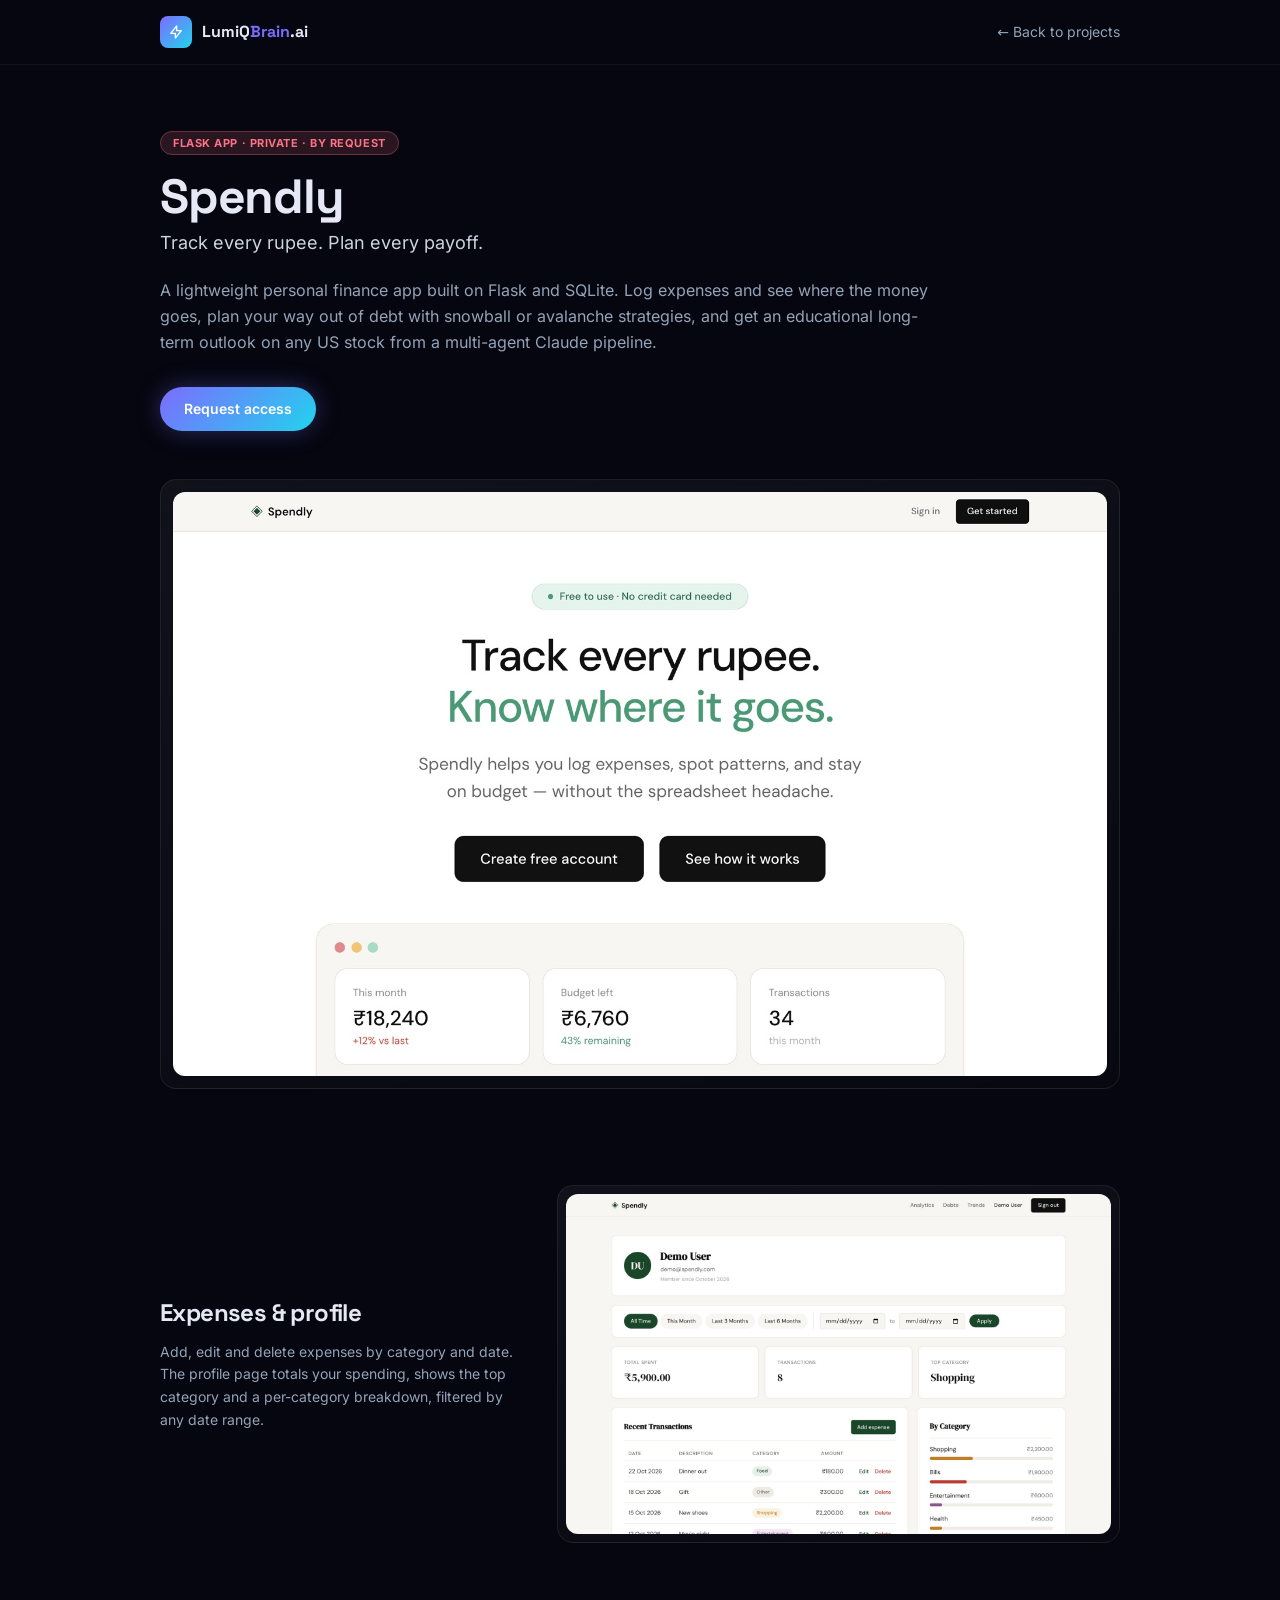
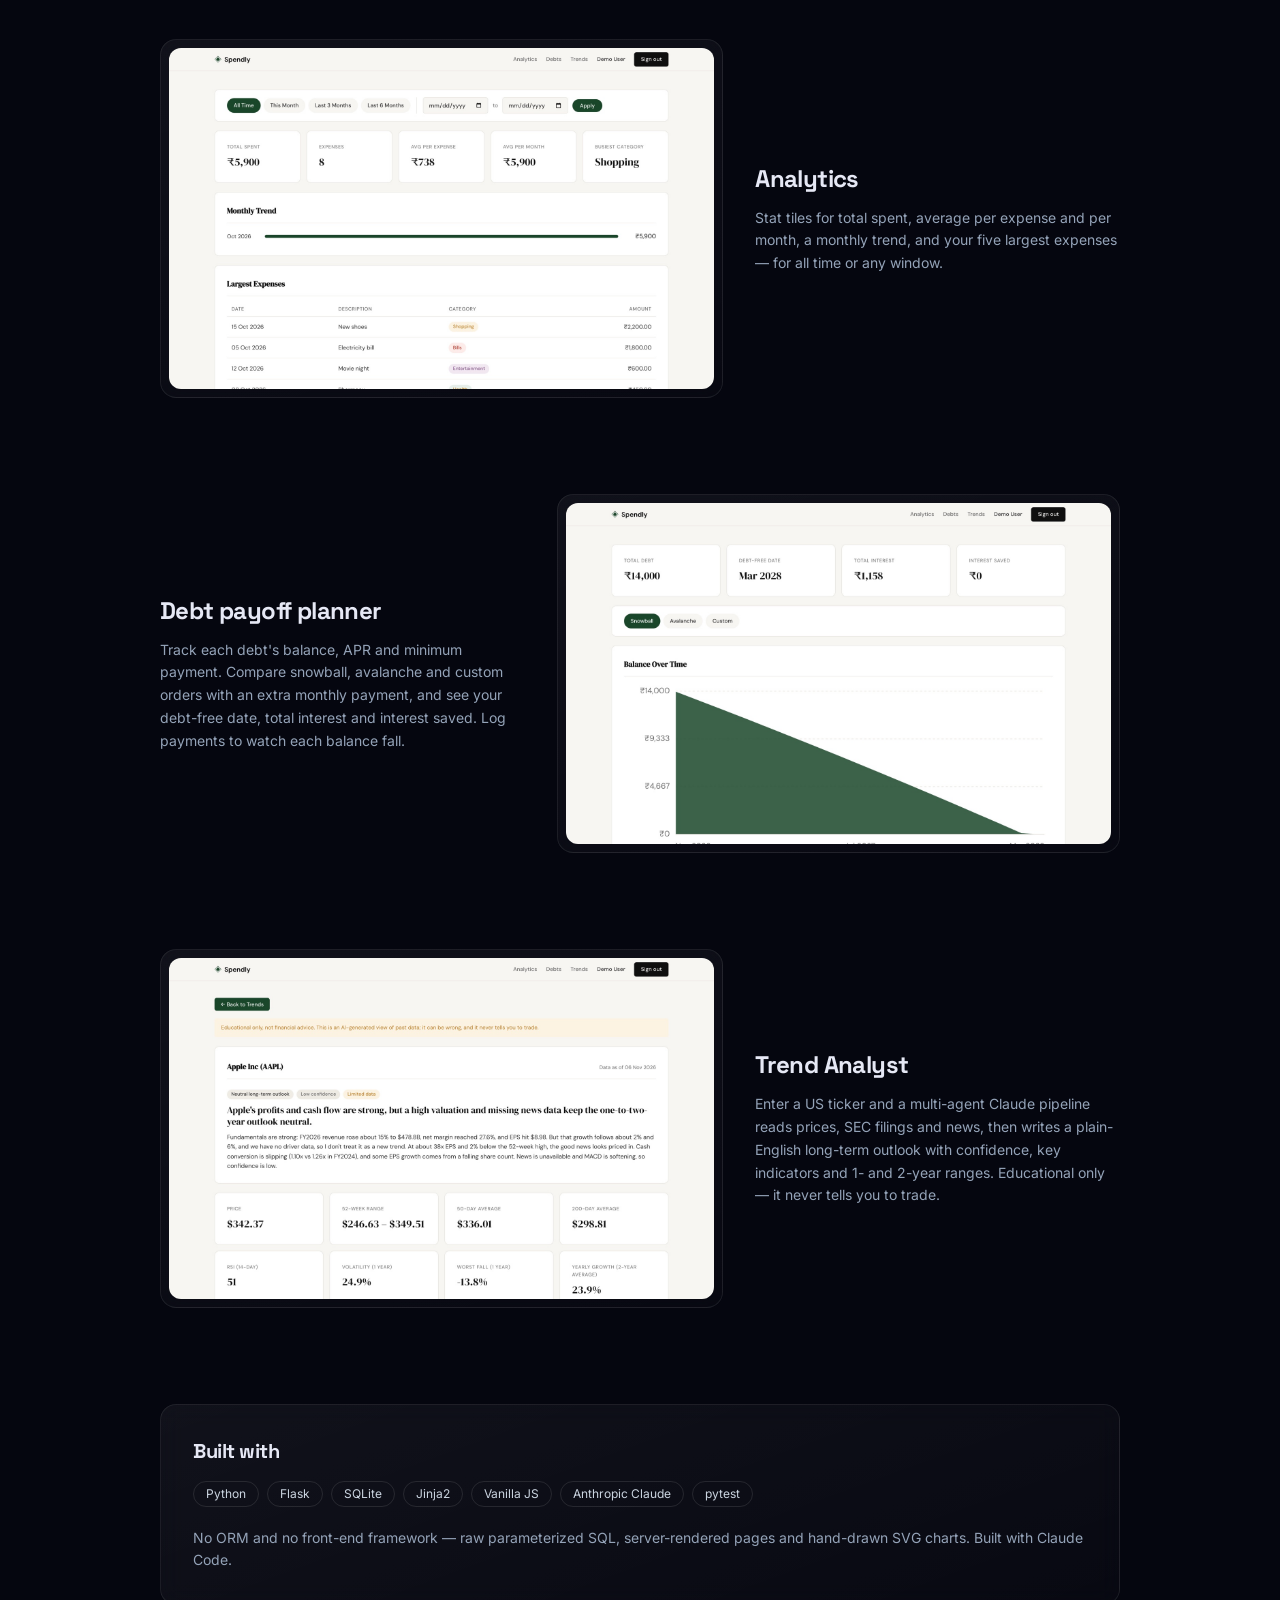
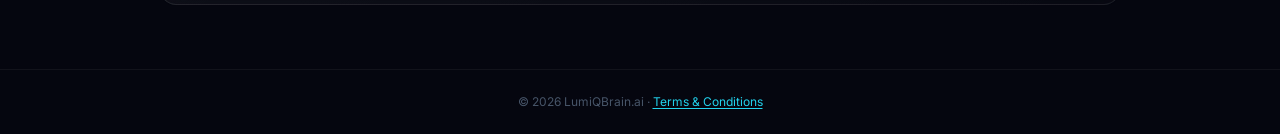
<file: spendly.html>
<!DOCTYPE html>
<html lang="en">
<head>
<meta charset="UTF-8">
<meta name="viewport" content="width=device-width, initial-scale=1.0">
<title>Spendly — LumiQBrain.ai</title>
<meta name="description" content="Spendly: a personal expense tracker on Flask and SQLite with spending analytics, a debt payoff planner, and a multi-agent Claude Trend Analyst." />
<link rel="canonical" href="https://www.lumiqbrain.ai/spendly.html" />
<link rel="icon" href="favicon.svg" type="image/svg+xml" />
<meta property="og:type" content="website" />
<meta property="og:site_name" content="LumiQBrain.ai" />
<meta property="og:title" content="Spendly — LumiQBrain.ai" />
<meta property="og:description" content="A personal expense tracker with spending analytics, a debt payoff planner, and a multi-agent Claude Trend Analyst." />
<meta property="og:url" content="https://www.lumiqbrain.ai/spendly.html" />
<meta property="og:image" content="https://www.lumiqbrain.ai/images/spendly/landing.jpg" />
<meta name="twitter:card" content="summary_large_image" />
<meta name="twitter:image" content="https://www.lumiqbrain.ai/images/spendly/landing.jpg" />
<link rel="stylesheet" href="tailwind.css" />
<style>
  @font-face {
    font-family: 'Inter';
    font-style: normal;
    font-weight: 400 700;
    font-display: swap;
    src: url('fonts/inter-variable.woff2') format('woff2');
  }
  @font-face {
    font-family: 'Space Grotesk';
    font-style: normal;
    font-weight: 400 700;
    font-display: swap;
    src: url('fonts/space-grotesk-variable.woff2') format('woff2');
  }
  body { background: #05060f; color: #e6e8f5; }
  .glass {
    background: linear-gradient(160deg, rgba(255,255,255,.05), rgba(255,255,255,.015));
    border: 1px solid rgba(255,255,255,.08);
    backdrop-filter: blur(12px);
  }
  .btn-glow {
    background: linear-gradient(135deg, #7c6cff, #22d3ee);
    box-shadow: 0 0 24px rgba(124,108,255,.35);
  }
</style>
</head>
<body class="font-sans antialiased">

<nav class="border-b border-white/5">
  <div class="max-w-5xl mx-auto px-5 sm:px-8 h-16 flex items-center justify-between">
    <a href="index.html" class="flex items-center gap-2.5">
      <div class="w-8 h-8 rounded-lg bg-gradient-to-br from-neon to-cyanx flex items-center justify-center">
        <svg class="w-4 h-4 text-white" fill="none" viewBox="0 0 24 24" stroke="currentColor" stroke-width="2"><path stroke-linecap="round" stroke-linejoin="round" d="M13 10V3L4 14h7v7l9-11h-7z"/></svg>
      </div>
      <span class="font-display font-bold">LumiQ<span class="text-neon">Brain</span>.ai</span>
    </a>
    <a href="index.html#projects" class="text-sm text-slate-400 hover:text-white transition-colors">← Back to projects</a>
  </div>
</nav>

<main class="max-w-5xl mx-auto px-5 sm:px-8 py-16">
  <!-- Hero -->
  <span class="text-[11px] font-bold uppercase tracking-wider bg-rose-400/15 text-rose-400 border border-rose-400/30 px-3 py-1 rounded-full">Flask App · Private · By request</span>
  <h1 class="font-display text-4xl sm:text-5xl font-bold tracking-tight mt-5">Spendly</h1>
  <p class="mt-2 text-lg text-slate-300">Track every rupee. Plan every payoff.</p>
  <p class="mt-5 max-w-3xl text-slate-400 leading-relaxed">A lightweight personal finance app built on Flask and SQLite. Log expenses and see where the money goes, plan your way out of debt with snowball or avalanche strategies, and get an educational long-term outlook on any US stock from a multi-agent Claude pipeline.</p>
  <div class="mt-8 flex flex-wrap gap-3">
    <a href="mailto:support@lumiqbrain.ai?subject=Spendly%20access%20request" class="btn-glow text-white text-sm font-semibold px-6 py-3 rounded-full">Request access</a>
  </div>

  <figure class="mt-12 glass rounded-2xl p-2 sm:p-3">
    <img src="images/spendly/landing.jpg" alt="Spendly landing page: Track every rupee. Know where it goes." class="rounded-xl w-full" width="1600" height="1000" />
  </figure>

  <!-- Features -->
  <section class="mt-24 space-y-24">
    <div class="grid lg:grid-cols-5 gap-8 items-center">
      <div class="lg:col-span-2">
        <h2 class="font-display text-2xl font-bold tracking-tight">Expenses &amp; profile</h2>
        <p class="mt-3 text-sm text-slate-400 leading-relaxed">Add, edit and delete expenses by category and date. The profile page totals your spending, shows the top category and a per-category breakdown, filtered by any date range.</p>
      </div>
      <figure class="lg:col-span-3 glass rounded-2xl p-2">
        <img src="images/spendly/profile.jpg" alt="Spendly profile page with total spent, recent transactions and spending by category" class="rounded-xl w-full" width="1600" height="1000" loading="lazy" />
      </figure>
    </div>

    <div class="grid lg:grid-cols-5 gap-8 items-center">
      <div class="lg:col-span-2 lg:order-2">
        <h2 class="font-display text-2xl font-bold tracking-tight">Analytics</h2>
        <p class="mt-3 text-sm text-slate-400 leading-relaxed">Stat tiles for total spent, average per expense and per month, a monthly trend, and your five largest expenses — for all time or any window.</p>
      </div>
      <figure class="lg:col-span-3 lg:order-1 glass rounded-2xl p-2">
        <img src="images/spendly/analytics.jpg" alt="Spendly analytics page with stat tiles, monthly trend and largest expenses" class="rounded-xl w-full" width="1600" height="1000" loading="lazy" />
      </figure>
    </div>

    <div class="grid lg:grid-cols-5 gap-8 items-center">
      <div class="lg:col-span-2">
        <h2 class="font-display text-2xl font-bold tracking-tight">Debt payoff planner</h2>
        <p class="mt-3 text-sm text-slate-400 leading-relaxed">Track each debt's balance, APR and minimum payment. Compare snowball, avalanche and custom orders with an extra monthly payment, and see your debt-free date, total interest and interest saved. Log payments to watch each balance fall.</p>
      </div>
      <figure class="lg:col-span-3 glass rounded-2xl p-2">
        <img src="images/spendly/debts.jpg" alt="Spendly debt planner with debt-free date, total interest and balance-over-time chart" class="rounded-xl w-full" width="1600" height="1000" loading="lazy" />
      </figure>
    </div>

    <div class="grid lg:grid-cols-5 gap-8 items-center">
      <div class="lg:col-span-2 lg:order-2">
        <h2 class="font-display text-2xl font-bold tracking-tight">Trend Analyst</h2>
        <p class="mt-3 text-sm text-slate-400 leading-relaxed">Enter a US ticker and a multi-agent Claude pipeline reads prices, SEC filings and news, then writes a plain-English long-term outlook with confidence, key indicators and 1- and 2-year ranges. Educational only — it never tells you to trade.</p>
      </div>
      <figure class="lg:col-span-3 lg:order-1 glass rounded-2xl p-2">
        <img src="images/spendly/trend-report.jpg" alt="Spendly Trend Analyst report for Apple with a neutral long-term outlook and price indicators" class="rounded-xl w-full" width="1600" height="1000" loading="lazy" />
      </figure>
    </div>
  </section>

  <!-- Stack -->
  <section class="mt-24 glass rounded-2xl p-6 sm:p-8">
    <h2 class="font-display text-xl font-bold tracking-tight">Built with</h2>
    <div class="mt-4 flex flex-wrap gap-2 text-xs text-slate-300">
      <span class="border border-white/10 rounded-full px-3 py-1">Python</span>
      <span class="border border-white/10 rounded-full px-3 py-1">Flask</span>
      <span class="border border-white/10 rounded-full px-3 py-1">SQLite</span>
      <span class="border border-white/10 rounded-full px-3 py-1">Jinja2</span>
      <span class="border border-white/10 rounded-full px-3 py-1">Vanilla JS</span>
      <span class="border border-white/10 rounded-full px-3 py-1">Anthropic Claude</span>
      <span class="border border-white/10 rounded-full px-3 py-1">pytest</span>
    </div>
    <p class="mt-5 text-sm text-slate-400 leading-relaxed">No ORM and no front-end framework — raw parameterized SQL, server-rendered pages and hand-drawn SVG charts. Built with Claude Code.</p>
  </section>
</main>

<footer class="border-t border-white/5 py-6 text-center text-xs text-slate-600">© 2026 LumiQBrain.ai · <a href="terms.html" class="text-cyanx hover:text-neon transition-colors underline underline-offset-2">Terms & Conditions</a></footer>

</body>
</html>
</file>
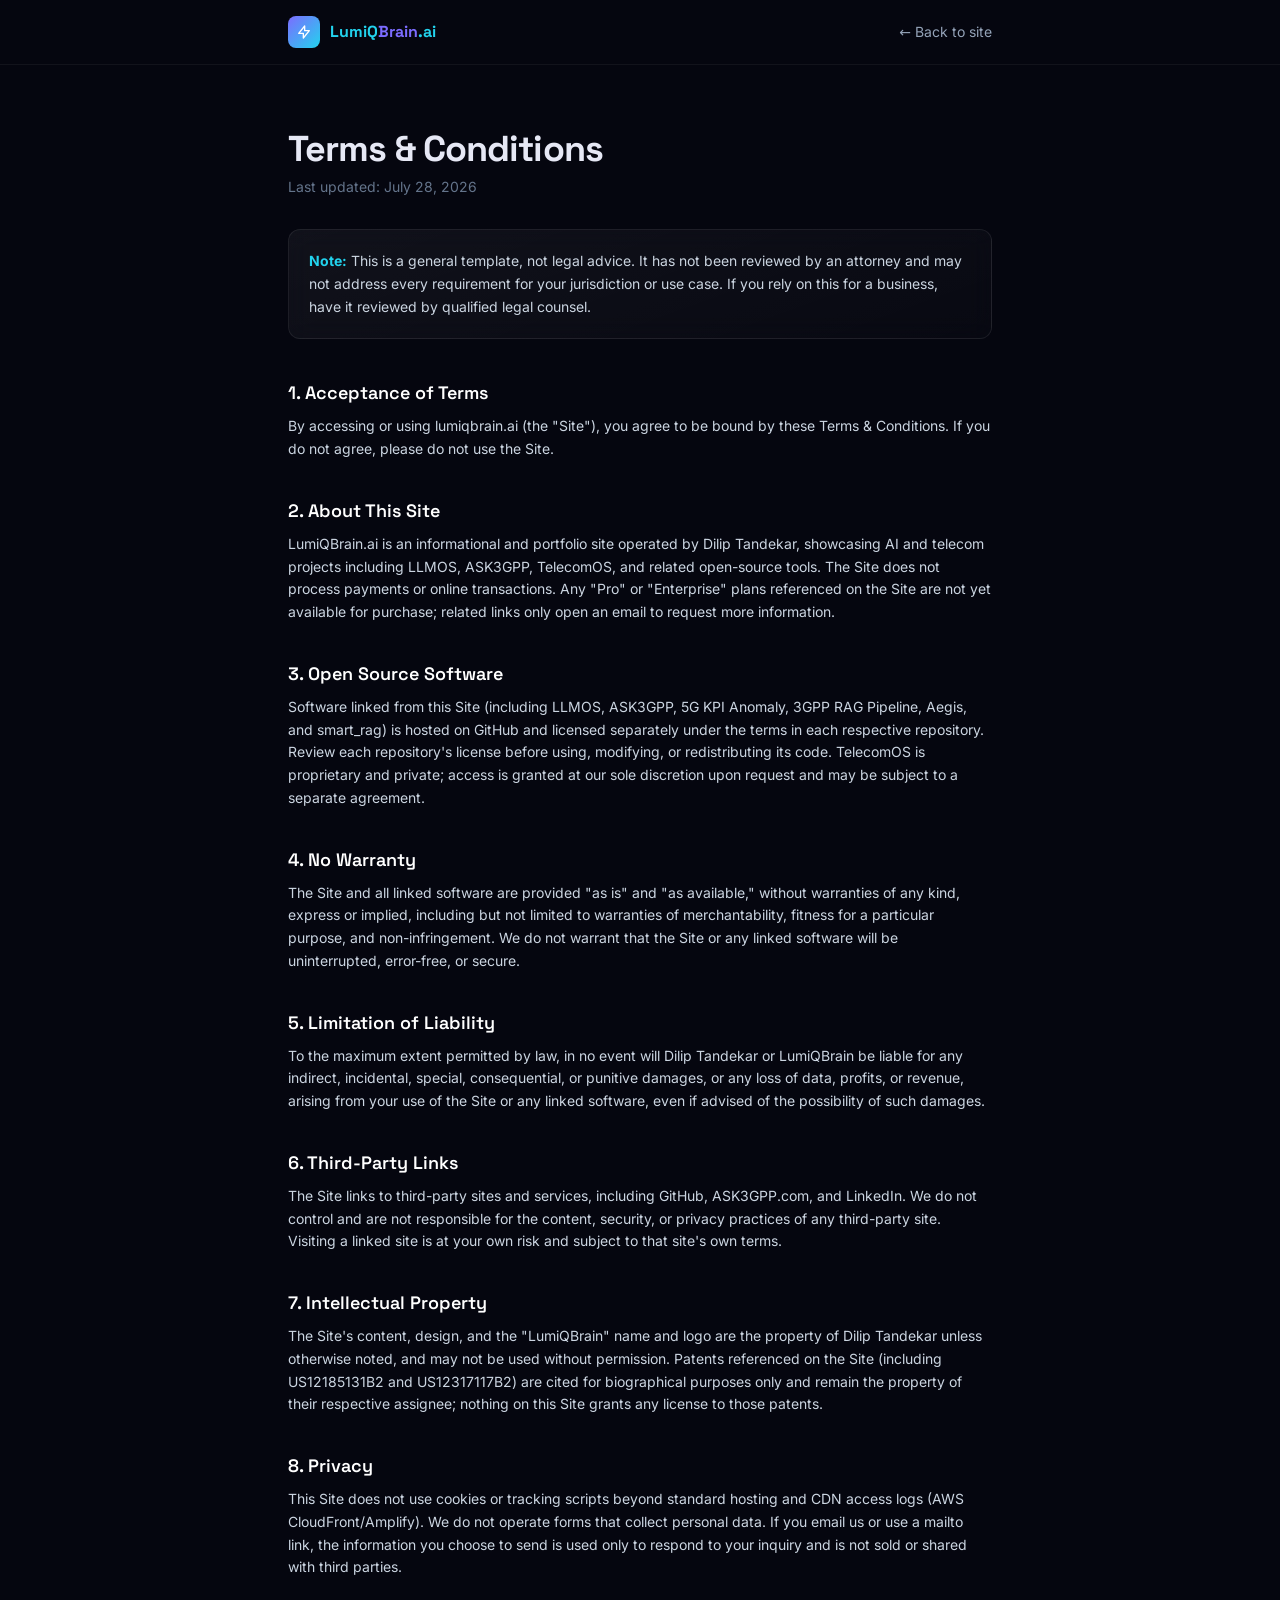
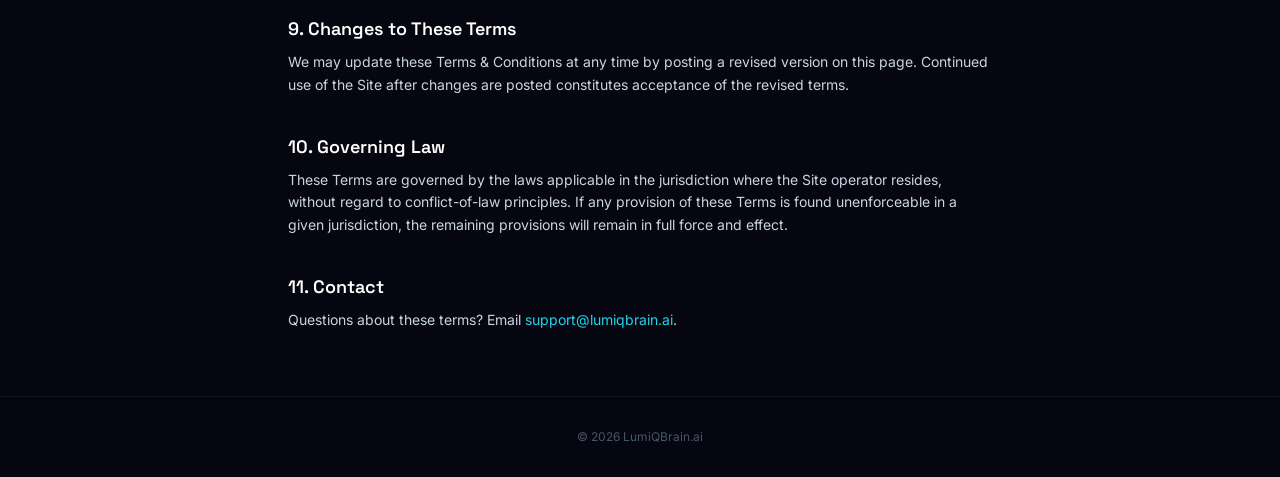
<file: terms.html>
<!DOCTYPE html>
<html lang="en">
<head>
<meta charset="UTF-8">
<meta name="viewport" content="width=device-width, initial-scale=1.0">
<title>Terms & Conditions — LumiQBrain.ai</title>
<meta name="description" content="Terms and conditions for use of LumiQBrain.ai." />
<meta name="robots" content="noindex" />
<link rel="icon" href="favicon.svg" type="image/svg+xml" />
<link rel="stylesheet" href="tailwind.css" />
<style>
  @font-face {
    font-family: 'Inter';
    font-style: normal;
    font-weight: 400 700;
    font-display: swap;
    src: url('fonts/inter-variable.woff2') format('woff2');
  }
  @font-face {
    font-family: 'Space Grotesk';
    font-style: normal;
    font-weight: 400 700;
    font-display: swap;
    src: url('fonts/space-grotesk-variable.woff2') format('woff2');
  }
  body { background: #05060f; color: #e6e8f5; }
  .glass {
    background: linear-gradient(160deg, rgba(255,255,255,.05), rgba(255,255,255,.015));
    border: 1px solid rgba(255,255,255,.08);
    backdrop-filter: blur(12px);
  }
  a { color: #22d3ee; }
  a:hover { color: #7c6cff; }
</style>
</head>
<body class="font-sans antialiased">

<nav class="border-b border-white/5">
  <div class="max-w-3xl mx-auto px-5 sm:px-8 h-16 flex items-center justify-between">
    <a href="index.html" class="flex items-center gap-2.5">
      <div class="w-8 h-8 rounded-lg bg-gradient-to-br from-neon to-cyanx flex items-center justify-center">
        <svg class="w-4 h-4 text-white" fill="none" viewBox="0 0 24 24" stroke="currentColor" stroke-width="2"><path stroke-linecap="round" stroke-linejoin="round" d="M13 10V3L4 14h7v7l9-11h-7z"/></svg>
      </div>
      <span class="font-display font-bold">LumiQ<span class="text-neon">Brain</span>.ai</span>
    </a>
    <a href="index.html" class="text-sm text-slate-400 hover:text-white transition-colors">← Back to site</a>
  </div>
</nav>

<main class="max-w-3xl mx-auto px-5 sm:px-8 py-16">
  <h1 class="font-display text-3xl sm:text-4xl font-bold tracking-tight mb-2">Terms & Conditions</h1>
  <p class="text-sm text-slate-500 mb-8">Last updated: July 28, 2026</p>

  <div class="glass rounded-xl p-5 mb-10 text-sm text-slate-300 leading-relaxed">
    <strong class="text-cyanx">Note:</strong> This is a general template, not legal advice. It has not been reviewed by an attorney and may not address every requirement for your jurisdiction or use case. If you rely on this for a business, have it reviewed by qualified legal counsel.
  </div>

  <div class="space-y-9 text-sm text-slate-300 leading-relaxed">
    <section>
      <h2 class="font-display text-lg font-semibold text-white mb-2">1. Acceptance of Terms</h2>
      <p>By accessing or using lumiqbrain.ai (the "Site"), you agree to be bound by these Terms & Conditions. If you do not agree, please do not use the Site.</p>
    </section>

    <section>
      <h2 class="font-display text-lg font-semibold text-white mb-2">2. About This Site</h2>
      <p>LumiQBrain.ai is an informational and portfolio site operated by Dilip Tandekar, showcasing AI and telecom projects including LLMOS, ASK3GPP, TelecomOS, and related open-source tools. The Site does not process payments or online transactions. Any "Pro" or "Enterprise" plans referenced on the Site are not yet available for purchase; related links only open an email to request more information.</p>
    </section>

    <section>
      <h2 class="font-display text-lg font-semibold text-white mb-2">3. Open Source Software</h2>
      <p>Software linked from this Site (including LLMOS, ASK3GPP, 5G KPI Anomaly, 3GPP RAG Pipeline, Aegis, and smart_rag) is hosted on GitHub and licensed separately under the terms in each respective repository. Review each repository's license before using, modifying, or redistributing its code. TelecomOS is proprietary and private; access is granted at our sole discretion upon request and may be subject to a separate agreement.</p>
    </section>

    <section>
      <h2 class="font-display text-lg font-semibold text-white mb-2">4. No Warranty</h2>
      <p>The Site and all linked software are provided "as is" and "as available," without warranties of any kind, express or implied, including but not limited to warranties of merchantability, fitness for a particular purpose, and non-infringement. We do not warrant that the Site or any linked software will be uninterrupted, error-free, or secure.</p>
    </section>

    <section>
      <h2 class="font-display text-lg font-semibold text-white mb-2">5. Limitation of Liability</h2>
      <p>To the maximum extent permitted by law, in no event will Dilip Tandekar or LumiQBrain be liable for any indirect, incidental, special, consequential, or punitive damages, or any loss of data, profits, or revenue, arising from your use of the Site or any linked software, even if advised of the possibility of such damages.</p>
    </section>

    <section>
      <h2 class="font-display text-lg font-semibold text-white mb-2">6. Third-Party Links</h2>
      <p>The Site links to third-party sites and services, including GitHub, ASK3GPP.com, and LinkedIn. We do not control and are not responsible for the content, security, or privacy practices of any third-party site. Visiting a linked site is at your own risk and subject to that site's own terms.</p>
    </section>

    <section>
      <h2 class="font-display text-lg font-semibold text-white mb-2">7. Intellectual Property</h2>
      <p>The Site's content, design, and the "LumiQBrain" name and logo are the property of Dilip Tandekar unless otherwise noted, and may not be used without permission. Patents referenced on the Site (including US12185131B2 and US12317117B2) are cited for biographical purposes only and remain the property of their respective assignee; nothing on this Site grants any license to those patents.</p>
    </section>

    <section>
      <h2 class="font-display text-lg font-semibold text-white mb-2">8. Privacy</h2>
      <p>This Site does not use cookies or tracking scripts beyond standard hosting and CDN access logs (AWS CloudFront/Amplify). We do not operate forms that collect personal data. If you email us or use a mailto link, the information you choose to send is used only to respond to your inquiry and is not sold or shared with third parties.</p>
    </section>

    <section>
      <h2 class="font-display text-lg font-semibold text-white mb-2">9. Changes to These Terms</h2>
      <p>We may update these Terms & Conditions at any time by posting a revised version on this page. Continued use of the Site after changes are posted constitutes acceptance of the revised terms.</p>
    </section>

    <section>
      <h2 class="font-display text-lg font-semibold text-white mb-2">10. Governing Law</h2>
      <p>These Terms are governed by the laws applicable in the jurisdiction where the Site operator resides, without regard to conflict-of-law principles. If any provision of these Terms is found unenforceable in a given jurisdiction, the remaining provisions will remain in full force and effect.</p>
    </section>

    <section>
      <h2 class="font-display text-lg font-semibold text-white mb-2">11. Contact</h2>
      <p>Questions about these terms? Email <a href="mailto:support@lumiqbrain.ai">support@lumiqbrain.ai</a>.</p>
    </section>
  </div>
</main>

<footer class="border-t border-white/5 py-8 text-center text-xs text-slate-600">© 2026 LumiQBrain.ai</footer>

</body>
</html>
</file>
